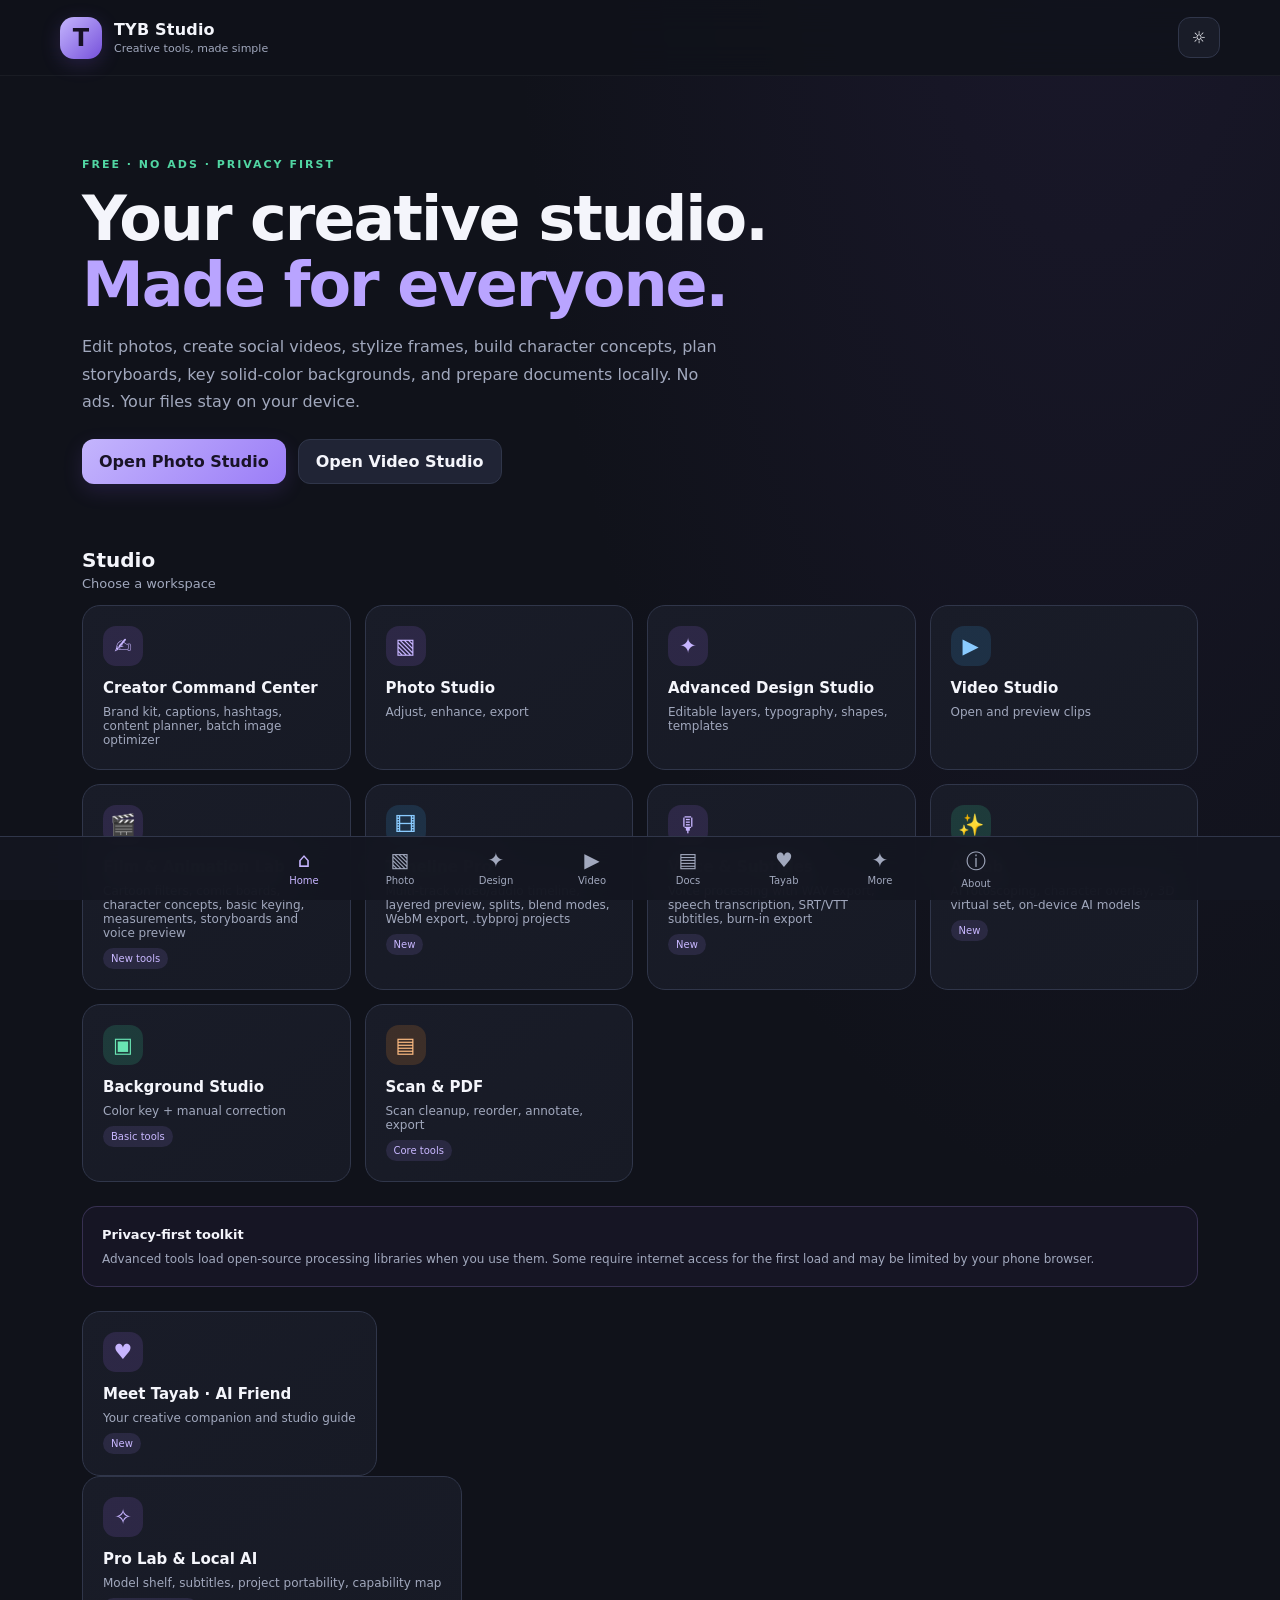
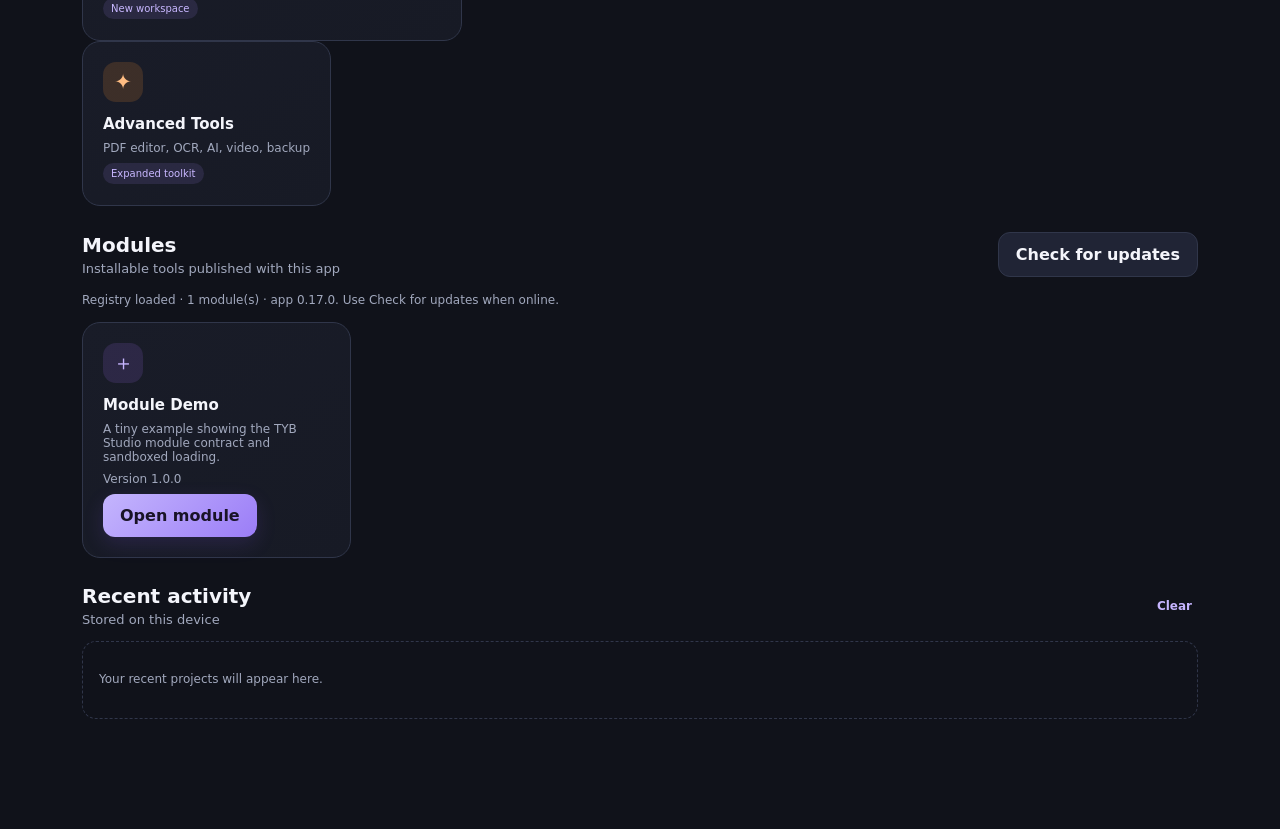
<file: index.html>
<!doctype html>
<html lang="en">
<head>
  <meta charset="utf-8">
  <meta name="viewport" content="width=device-width, initial-scale=1, viewport-fit=cover">
  <meta name="theme-color" content="#11131b">
  <meta name="description" content="TYB Studio — free creative studio with Tayab, your AI friend.">
  <title>TYB Studio · Tayab AI Friend</title>
  <link rel="manifest" href="./manifest.webmanifest">
  <link rel="stylesheet" href="./styles.css">
</head>
<body>
  <header class="topbar">
    <a class="brand" href="#" aria-label="TYB Studio home">
      <span class="brand-mark">T</span>
      <span><strong>TYB Studio</strong><small>Creative tools, made simple</small></span>
    </a>
    <button id="themeToggle" class="icon-btn" aria-label="Toggle theme" title="Toggle theme">☼</button>
  </header>

  <main class="container">
    <section id="homeScreen" class="screen active">
      <div class="hero">
        <div class="eyebrow">FREE · NO ADS · PRIVACY FIRST</div>
        <h1>Your creative studio.<br><span>Made for everyone.</span></h1>
        <p>Edit photos, create social videos, stylize frames, build character concepts, plan storyboards, key solid-color backgrounds, and prepare documents locally. No ads. Your files stay on your device.</p>
        <div class="hero-actions">
          <button class="primary" data-open="photoScreen">Open Photo Studio</button>
          <button class="secondary" data-open="videoScreen">Open Video Studio</button>
        </div>
      </div>

      <div class="section-heading"><div><h2>Studio</h2><p>Choose a workspace</p></div></div>
      <div class="tool-grid">
        <button class="tool-card" data-open="creatorScreen"><span class="tool-icon purple">✍</span><strong>Creator Command Center</strong><small>Brand kit, captions, hashtags, content planner, batch image optimizer</small></button>
        <button class="tool-card" data-open="photoScreen"><span class="tool-icon purple">▧</span><strong>Photo Studio</strong><small>Adjust, enhance, export</small></button>
        <button class="tool-card" data-open="designScreen"><span class="tool-icon purple">✦</span><strong>Advanced Design Studio</strong><small>Editable layers, typography, shapes, templates</small></button>
        <button class="tool-card" data-open="videoScreen"><span class="tool-icon blue">▶</span><strong>Video Studio</strong><small>Open and preview clips</small></button>
        <button class="tool-card" data-open="filmScreen"><span class="tool-icon purple">🎬</span><strong>Film & Animation Lab</strong><small>Cartoon filters, comic boards, character concepts, basic keying, measurements, storyboards and voice preview</small><span class="status">New tools</span></button>
        <button class="tool-card" data-open="timelineScreen"><span class="tool-icon blue">🎞</span><strong>Timeline Pro</strong><small>Multi-track video/audio timeline, layered preview, splits, blend modes, WebM export, .tybproj projects</small><span class="status">New</span></button>
        <button class="tool-card" data-open="audioScreen"><span class="tool-icon purple">🎙</span><strong>Voice & Subtitles</strong><small>Voice processing with WAV export, speech transcription, SRT/VTT subtitles, burn-in export</small><span class="status">New</span></button>
        <button class="tool-card" data-open="aiLabScreen"><span class="tool-icon green">✨</span><strong>AI Lab</strong><small>AI rotoscoping, character overlay, 3D virtual set, on-device AI models</small><span class="status">New</span></button>
        <button class="tool-card" data-open="greenScreenScreen"><span class="tool-icon green">▣</span><strong>Background Studio</strong><small>Color key + manual correction</small><span class="status">Basic tools</span></button>
        <button class="tool-card" data-open="documentsScreen"><span class="tool-icon orange">▤</span><strong>Scan & PDF</strong><small>Scan cleanup, reorder, annotate, export</small><span class="status">Core tools</span></button>
      </div>

      <div class="notice"><strong>Privacy-first toolkit</strong><p>Advanced tools load open-source processing libraries when you use them. Some require internet access for the first load and may be limited by your phone browser.</p></div>
      <button class="tool-card" data-open="tayabScreen"><span class="tool-icon purple">♥</span><strong>Meet Tayab · AI Friend</strong><small>Your creative companion and studio guide</small><span class="status">New</span></button>
      <button class="tool-card" data-open="proLabScreen"><span class="tool-icon purple">✧</span><strong>Pro Lab & Local AI</strong><small>Model shelf, subtitles, project portability, capability map</small><span class="status">New workspace</span></button>
      <button class="tool-card" data-open="advancedScreen"><span class="tool-icon orange">✦</span><strong>Advanced Tools</strong><small>PDF editor, OCR, AI, video, backup</small><span class="status">Expanded toolkit</span></button>
      <div class="section-heading"><div><h2>Modules</h2><p>Installable tools published with this app</p></div><button id="checkUpdates" class="secondary">Check for updates</button></div>
      <p id="moduleStatus" class="muted" role="status" aria-live="polite">Loading module registry…</p>
      <div id="moduleList" class="tool-grid module-grid"><p class="muted">Module list will appear here.</p></div>
      <div class="section-heading"><div><h2>Recent activity</h2><p>Stored on this device</p></div><button id="clearRecent" class="text-btn">Clear</button></div>
      <div id="recentList" class="recent-list"><p class="muted">Your recent projects will appear here.</p></div>
    </section>

    <section id="creatorScreen" class="screen">
      <div class="screen-title"><button class="back-btn" data-open="homeScreen">← Home</button><div><h1>Creator Command Center</h1><p>Plan, publish, and prepare assets without leaving TYB Studio</p></div></div>
      <div class="creator-tool-grid">
        <article class="content-card creator-tool-card">
          <h2>My Brand Kit</h2><p class="muted">Saved on this device. Use these details to personalize content drafts.</p>
          <label>Brand / creator name<input id="brandName" maxlength="80" placeholder="Your brand name"></label>
          <label>Tagline<input id="brandTagline" maxlength="140" placeholder="What makes you different?"></label>
          <label>Topic / niche<input id="brandNiche" maxlength="100" placeholder="Food, beauty, gaming, education…"></label>
          <div class="resize-fields"><label>Primary color<input id="brandPrimary" type="color" value="#8b5cf6"></label><label>Accent color<input id="brandAccent" type="color" value="#2563eb"></label></div>
          <div class="tool-row"><button id="saveBrandKit" class="primary">Save brand kit</button><button id="exportBrandKit" class="secondary">Export JSON</button></div><p id="brandStatus" class="muted" role="status">Brand kit not loaded yet.</p>
        </article>
        <article class="content-card creator-tool-card">
          <h2>Social Copywriter</h2><p class="muted">Creates editable templates locally; review facts and adapt to your own voice.</p>
          <label>What is the post about?<textarea id="copyTopic" rows="3" maxlength="500" placeholder="Example: 3 easy ways to improve product photos"></textarea></label>
          <div class="resize-fields"><label>Platform<select id="copyPlatform"><option value="Instagram">Instagram</option><option value="TikTok">TikTok</option><option value="YouTube Shorts">YouTube Shorts</option><option value="Facebook">Facebook</option><option value="LinkedIn">LinkedIn</option><option value="X">X</option></select></label><label>Tone<select id="copyTone"><option value="friendly">Friendly</option><option value="bold">Bold</option><option value="professional">Professional</option><option value="playful">Playful</option><option value="inspiring">Inspiring</option></select></label></div>
          <label>Goal<select id="copyGoal"><option value="engage">Get comments / engagement</option><option value="educate">Teach something useful</option><option value="sell">Promote a product or service</option><option value="story">Tell a personal story</option></select></label>
          <button id="generateCopy" class="primary full-width">Generate caption + hook + hashtags</button>
          <label>Generated draft<textarea id="copyResult" rows="9" maxlength="6000" placeholder="Your draft appears here…"></textarea></label>
          <div class="tool-row"><button id="copyDraft" class="secondary">Copy draft</button><button id="downloadDraft" class="secondary">Download .txt</button><button id="addCopyToPlan" class="secondary">Add to planner</button></div><p id="copyStatus" class="muted" role="status">No draft generated.</p>
        </article>
        <article class="content-card creator-tool-card creator-wide">
          <h2>Content Planner</h2><p class="muted">Plan posts locally. Export your schedule as CSV to open in a spreadsheet.</p>
          <div class="resize-fields"><label>Publish date<input id="planDate" type="date"></label><label>Platform<select id="planPlatform"><option>Instagram</option><option>TikTok</option><option>YouTube Shorts</option><option>Facebook</option><option>LinkedIn</option><option>X</option><option>Other</option></select></label></div>
          <label>Post idea / title<input id="planTitle" maxlength="180" placeholder="A short title for your post"></label>
          <div class="resize-fields"><label>Status<select id="planState"><option>Idea</option><option>Drafting</option><option>Ready</option><option>Published</option></select></label><label>Notes<input id="planNotes" maxlength="300" placeholder="CTA, asset needed, reminder…"></label></div>
          <div class="tool-row"><button id="addPlanItem" class="primary">Add to calendar</button><button id="exportPlanCsv" class="secondary">Export CSV</button></div>
          <p id="planStatus" class="muted" role="status">No plan items yet.</p><div id="planList" class="creator-plan-list"></div>
        </article>
        <article class="content-card creator-tool-card creator-wide">
          <h2>Batch Image Optimizer</h2><p class="muted">Convert and resize multiple images in your browser. Original files are not changed or uploaded.</p>
          <label class="secondary file-button">Choose multiple images<input id="batchImages" type="file" accept="image/*" multiple></label>
          <div class="resize-fields"><label>Maximum long edge (px)<input id="batchMaxEdge" type="number" min="64" max="12000" value="1600"></label><label>Output format<select id="batchFormat"><option value="image/webp">WebP · smaller files</option><option value="image/jpeg">JPEG</option><option value="image/png">PNG · lossless</option></select></label></div>
          <label class="range-control"><span>Quality <output id="batchQualityOut">82%</output></span><input id="batchQuality" type="range" min="35" max="100" value="82"></label>
          <div class="tool-row"><button id="runBatchOptimize" class="primary">Optimize selected images</button><button id="clearBatchResults" class="secondary">Clear results</button></div>
          <p id="batchStatus" class="muted" role="status">Select images to begin. Large batches may use substantial phone memory.</p><div id="batchResults" class="batch-results"></div>
        </article>
      </div>
    </section>

    <section id="photoScreen" class="screen">
      <div class="screen-title"><button class="back-btn" data-open="homeScreen">← Home</button><div><h1>Photo Studio</h1><p>Local, non-destructive preview adjustments</p></div></div>
      <div class="editor-layout">
        <div class="preview-panel">
          <div class="preview-toolbar"><span id="photoStatus">No photo selected</span><button id="resetPhoto" class="text-btn">Reset</button></div>
          <div id="photoPlaceholder" class="empty-preview"><div class="empty-icon">▧</div><h3>Bring your photo to life</h3><p>Choose a photo to start editing.</p><label class="primary file-button">Choose photo<input id="photoInput" type="file" accept="image/*" capture="environment"></label></div>
          <canvas id="photoCanvas" class="photo-canvas hidden"></canvas>
          <div id="photoActions" class="preview-actions hidden"><button id="comparePhoto" class="secondary">Hold to compare original</button><label class="secondary">Format <select id="photoExportFormat"><option value="image/png">PNG</option><option value="image/jpeg">JPG</option><option value="image/webp">WebP</option></select></label><button id="exportPhoto" class="primary">Export image</button></div>
          <div id="cropHelp" class="crop-help hidden">Drag on the photo to draw a crop. Drag inside the box to move it, then apply.</div>
        </div>
        <aside class="controls-panel">
          <div class="panel-heading"><h2>Transform</h2><span class="pill">On device</span></div>
          <div class="tool-row"><button id="rotateLeft" class="secondary">↶ Rotate left</button><button id="rotateRight" class="secondary">Rotate right ↷</button></div>
          <div class="tool-row"><button id="flipHorizontal" class="secondary">⇆ Flip horizontal</button><button id="flipVertical" class="secondary">⇅ Flip vertical</button></div>
          <div class="tool-row crop-actions"><button id="startCrop" class="secondary">✂ Crop photo</button><button id="applyCrop" class="primary" disabled>Apply crop</button><button id="cancelCrop" class="text-btn hidden">Cancel</button></div>
          <div class="resize-box">
            <h3>Resize image</h3>
            <div class="resize-fields"><label>Width (px)<input id="resizeWidth" type="number" min="1" max="12000" inputmode="numeric" placeholder="Auto"></label><label>Height (px)<input id="resizeHeight" type="number" min="1" max="12000" inputmode="numeric" placeholder="Auto"></label></div>
            <label class="check-control"><input id="lockRatio" type="checkbox" checked> Keep aspect ratio</label><p class="resize-note">For memory safety, very large photos are processed at up to 2200 px on the longest side. Upscaling increases dimensions but cannot restore lost detail.</p>
            <div class="tool-row"><button id="applyResize" class="secondary">Apply resize</button><button id="clearResize" class="text-btn">Original size</button></div>
          </div>
          <div class="preset-box"><h3>Quick presets</h3><div class="preset-grid"><button class="preset-btn" data-preset="original">Original</button><button class="preset-btn" data-preset="vivid">Vivid</button><button class="preset-btn" data-preset="warm">Warm</button><button class="preset-btn" data-preset="mono">B&amp;W</button><button class="preset-btn" data-preset="vintage">Vintage</button><button class="preset-btn" data-preset="cool">Cool</button></div><div class="tool-row"><button id="savePreset" class="secondary">Save my preset</button><button id="loadPreset" class="secondary">Load saved preset</button></div></div>
          <div class="resize-box"><h3>Text / watermark</h3>
            <label class="range-control"><span>Overlay text</span><input id="photoWatermark" type="text" maxlength="100" placeholder="Your name or watermark"></label>
            <div class="resize-fields"><label>Text color<input id="watermarkColor" type="color" value="#ffffff"></label><label>Position<select id="watermarkPosition"><option value="bottom-right">Bottom right</option><option value="bottom-left">Bottom left</option><option value="top-right">Top right</option><option value="top-left">Top left</option><option value="center">Center</option></select></label></div>
            <label class="range-control"><span>Opacity <output id="watermarkOpacityOut">75%</output></span><input id="watermarkOpacity" type="range" min="10" max="100" value="75"></label>
          </div>
          <div class="panel-heading adjustments-heading"><h2>Adjustments</h2><span class="pill">Live preview</span></div>
          <div id="adjustments">
            <label class="range-control"><span>Brightness <output id="brightnessOut">100%</output></span><input type="range" id="brightness" min="0" max="200" value="100"></label>
            <label class="range-control"><span>Contrast <output id="contrastOut">100%</output></span><input type="range" id="contrast" min="0" max="200" value="100"></label>
            <label class="range-control"><span>Saturation <output id="saturationOut">100%</output></span><input type="range" id="saturation" min="0" max="200" value="100"></label>
            <label class="range-control"><span>Warmth <output id="warmthOut">0</output></span><input type="range" id="warmth" min="-50" max="50" value="0"></label>
            <label class="range-control"><span>Grayscale <output id="grayscaleOut">0%</output></span><input type="range" id="grayscale" min="0" max="100" value="0"></label>
            <label class="range-control"><span>Blur <output id="blurOut">0px</output></span><input type="range" id="blur" min="0" max="8" value="0" step="0.5"></label>
          </div>
          <div class="panel-footer"><p class="muted">Adjustments are previewed locally. Export creates a new PNG; the original file is not overwritten.</p><label class="secondary file-button full-width">Choose another photo<input id="photoInputAlt" type="file" accept="image/*"></label></div>
        </aside>
      </div>
    </section>

    <section id="designScreen" class="screen">
      <div class="screen-title"><button class="back-btn" data-open="homeScreen">← Home</button><div><h1>Advanced Design Studio</h1><p>Layer-based canvas design · local editing · editable projects</p></div></div>
      <div class="design-workspace">
        <div class="design-stage-panel">
          <div class="design-topbar"><span id="designSizeLabel">1080 × 1080</span><span class="pill">On device</span><div class="design-top-actions"><button id="designUndo" class="secondary">↶ Undo</button><button id="designRedo" class="secondary">↷ Redo</button></div></div>
          <div class="design-canvas-wrap"><canvas id="designCanvas" width="1080" height="1080" aria-label="Editable design canvas"></canvas></div>
          <div class="design-export-row"><button id="designExportPng" class="primary">Export PNG</button><button id="designExportJpg" class="secondary">Export JPG</button><button id="designSaveProject" class="secondary">Save editable project</button><label class="secondary file-button">Open project<input id="designLoadProject" type="file" accept="application/json,.json"></label></div>
          <p id="designStatus" class="muted" role="status">Create a design. Drag layers on the canvas to move them.</p>
        </div>
        <aside class="design-controls content-card">
          <h2>Start from a template</h2>
          <select id="designTemplate"><option value="">Choose template…</option><option value="social">Social post</option><option value="sale">Sale / promotion</option><option value="story">Story / announcement</option><option value="quote">Quote card</option></select>
          <h2>Offline design helper</h2><p class="muted">Describe a design and get a starter layout made locally. This helper is rule-based; it is not a bundled neural image-generation model.</p>
          <textarea id="designPrompt" rows="3" placeholder="Example: bold sale poster for my shop"></textarea><button id="designPromptRun" class="primary full-width">Create editable layout</button>
          <h2>Add elements</h2>
          <label>New text<input id="designTextNew" type="text" value="Your headline" maxlength="180"></label><button id="designAddText" class="secondary full-width">＋ Add text</button>
          <div class="design-shape-grid"><button id="designAddRect" class="secondary">Rectangle</button><button id="designAddCircle" class="secondary">Circle</button><button id="designAddTriangle" class="secondary">Triangle</button><button id="designAddStar" class="secondary">Star</button><button id="designAddLine" class="secondary">Line</button><label class="secondary file-button">＋ Add image<input id="designImageInput" type="file" accept="image/*"></label></div>
          <label>Canvas size<select id="designSize"><option value="1080x1080">Square · 1080 × 1080</option><option value="1080x1920">Story / Reel · 1080 × 1920</option><option value="1920x1080">Video / landscape · 1920 × 1080</option><option value="1200x628">Social banner · 1200 × 628</option><option value="2480x3508">A4 portrait · 2480 × 3508</option></select></label>
          <label>Background color<input id="designBg" type="color" value="#f7f4ff"></label>
          <h2>Layers</h2><p class="muted">Tap a layer to select it, or drag an element on the canvas.</p><div id="designLayers" class="design-layers"></div>
          <div class="tool-row"><button id="designUp" class="secondary">Move forward</button><button id="designDown" class="secondary">Move backward</button></div><div class="tool-row"><button id="designDuplicate" class="secondary">Duplicate</button><button id="designDelete" class="secondary">Delete</button></div>
          <h2>Selected layer</h2><p id="designSelectedName" class="muted">Nothing selected</p>
          <div class="resize-fields"><label>X<input id="designX" type="number" value="100"></label><label>Y<input id="designY" type="number" value="100"></label><label>Width<input id="designW" type="number" min="1" value="400"></label><label>Height<input id="designH" type="number" min="1" value="160"></label><label>Rotation °<input id="designRotation" type="number" value="0"></label><label>Opacity %<input id="designOpacity" type="number" min="0" max="1" step="0.05" value="1"></label></div>
          <label>Text content<input id="designText" type="text" maxlength="500"></label><div class="resize-fields"><label>Font<select id="designFont"><option>Arial</option><option>Georgia</option><option>Impact</option><option>Verdana</option><option>Courier New</option><option>Trebuchet MS</option></select></label><label>Alignment<select id="designAlign"><option value="left">Left</option><option value="center">Center</option><option value="right">Right</option></select></label><label>Font size<input id="designFontSize" type="number" min="1" max="600" value="80"></label><label>Font weight<input id="designWeight" type="number" min="100" max="900" step="100" value="700"></label></div>
          <div class="resize-fields"><label>Fill / text color<input id="designColor" type="color" value="#8b5cf6"></label><label>Outline color<input id="designStroke" type="color" value="#ffffff"></label><label>Outline width<input id="designStrokeWidth" type="number" min="0" max="80" value="0"></label><label>Brush size<input id="designBrushSize" type="number" min="1" max="120" value="12"></label></div>
          <label>Canvas tool<select id="designTool"><option value="select">Select / move</option><option value="brush">Draw with brush</option></select></label><button id="designApplyProps" class="primary full-width">Apply selected properties</button><button id="designAutoEnhance" class="secondary full-width">Image edit guidance</button>
        </aside>
      </div>
    </section>

    <section id="videoScreen" class="screen">
      <div class="screen-title"><button class="back-btn" data-open="homeScreen">← Home</button><div><h1>Video Studio</h1><p>Video import and preview foundation</p></div></div>
      <div class="content-card">
        <label class="primary file-button">Choose video<input id="videoInput" type="file" accept="video/*"></label>
        <video id="videoPreview" class="video-preview hidden" controls playsinline></video>
        <div id="videoInfo" class="muted">Select a video to preview it on this device.</div>
        <div class="video-edit-tools">
          <h2>Trim & export (WebM)</h2><p class="muted">Set the clip range and record the preview in real time. Export support depends on your browser codec; audio is not included in this basic exporter.</p>
          <label>Start time (seconds)<input id="videoStart" type="number" min="0" step="0.1" value="0"></label>
          <label>End time (seconds)<input id="videoEnd" type="number" min="0" step="0.1" value="5"></label>
          <div class="tool-row"><button id="setVideoStart" class="secondary">Set start to current time</button><button id="setVideoEnd" class="secondary">Set end to current time</button></div>
          <button id="exportVideoTrim" class="primary" disabled>Export trimmed WebM</button><p id="videoTrimStatus" class="muted" role="status"></p>
          <div class="creator-studio-panel">
            <h2>Social Creator Studio</h2>
            <p class="muted">Make vertical Shorts, Reels, TikTok-style clips, and Snapchat stories. Add your own music track, captions, and safe visual looks. Export is browser-based WebM.</p>
            <div class="resize-fields">
              <label>Social format<select id="socialAspect"><option value="portrait">Vertical 9:16 · Reels / TikTok / Shorts / Stories</option><option value="square">Square 1:1 · Feed</option><option value="landscape" selected>Landscape 16:9 · YouTube</option></select></label>
              <label>Creative look<select id="socialLook"><option value="none">Original</option><option value="vivid">Vivid creator</option><option value="warm">Warm glow</option><option value="mono">Black & white</option><option value="dreamy">Dreamy soft</option><option value="mirror">Mirror selfie</option><option value="toon">Comic-style colors</option></select></label>
            </div>
            <label class="file-button secondary">Add background song / audio<input id="socialMusicInput" type="file" accept="audio/*"></label>
            <audio id="socialMusicPreview" controls class="music-preview hidden"></audio>
            <div class="resize-fields"><label>Music volume <output id="socialMusicVolumeOut">35%</output><input id="socialMusicVolume" type="range" min="0" max="100" value="35"></label><label>Original video volume <output id="socialOriginalVolumeOut">100%</output><input id="socialOriginalVolume" type="range" min="0" max="100" value="100"></label></div>
            <label>Caption / sticker text<input id="socialCaption" type="text" maxlength="100" placeholder="Add a hook, title, or emoji ✨"></label>
            <div class="tool-row"><button id="socialApply" class="secondary">Apply social look</button><button id="socialSaveProject" class="secondary">Save edit settings</button></div>
            <p id="socialStatus" class="muted" role="status">Choose a video, then choose a format and optional song.</p>
          </div>
          <div class="advanced-video-editor">
            <h2>Advanced clip effects & export</h2><p class="muted">Preview and record the selected time range with visual filters, text overlay, speed and audio where the browser supports it. Export is WebM, not a full multi-track CapCut-style project.</p>
            <div class="resize-fields"><label>Visual filter<select id="videoFxFilter"><option value="none">Original</option><option value="grayscale(1)">Black & white</option><option value="sepia(.8)">Sepia</option><option value="contrast(1.25) saturate(1.3)">Vivid</option><option value="brightness(1.15) saturate(1.1)">Bright</option><option value="contrast(1.25) brightness(.85)">Cinematic</option><option value="blur(1px)">Soft focus</option></select></label><label>Playback speed<select id="videoFxSpeed"><option value="0.5">0.5× slow</option><option value="0.75">0.75×</option><option value="1" selected>1× normal</option><option value="1.25">1.25×</option><option value="1.5">1.5×</option><option value="2">2× fast</option></select></label></div>
            <label>Text overlay<input id="videoFxText" type="text" maxlength="120" placeholder="Add title or subtitle"></label><div class="resize-fields"><label>Text color<input id="videoFxColor" type="color" value="#ffffff"></label><label>Text size<input id="videoFxSize" type="number" min="12" max="120" value="42"></label></div>
            <label class="check-control"><input id="videoFxMirror" type="checkbox"> Mirror video</label><label class="check-control"><input id="videoFxMute" type="checkbox"> Mute audio in export</label>
            <div class="tool-row"><button id="videoFxApplyPreview" class="secondary">Apply to preview</button><button id="videoFxExport" class="primary" disabled>Export effects + audio</button></div><p id="videoFxStatus" class="muted" role="status">Choose a video first. Export is recorded in real time, so keep this tab open.</p>
          </div>
        </div>
      </div>
    </section>

    <section id="filmScreen" class="screen">
      <div class="screen-title"><button class="back-btn" data-open="homeScreen">← Home</button><div><h1>Film & Animation Lab</h1><p>Local-first cartoon looks, storyboard planning, character concepts, frame keying and calibrated image measurements</p></div></div>
      <div class="notice"><strong>Honest capability note</strong><p>These are working browser-native creative tools. This update adds more local stylization looks and a broader cartoon workflow. Toon filters are image-processing approximations, the character builder creates SVG concepts, measurement uses a known reference in a flat image, and chroma key is basic. True AI rotoscoping, stable 3D character replacement, camera tracking, LiDAR room scans, voice cloning, physics simulation and full animation rendering need dedicated models/engines and are not claimed here.</p></div>
      <article class="content-card">
        <h2>1. Toon & frame lab</h2><p class="muted">Load a local photo or video, preview a frame, apply a stylized look and export a still. Use the separate video player to scrub or play.</p>
        <label class="file-button secondary">Choose photo or video<input id="filmSource" type="file" accept="image/*,video/*"></label>
        <div class="tool-row"><button id="filmVideoPlay" class="secondary">Play / pause video</button><label class="check-row"><input id="filmLiveToon" type="checkbox"> Live toon filter (experimental)</label></div>
        <video id="filmVideo" controls playsinline hidden style="width:100%;max-height:320px;border-radius:12px"></video><img id="filmImage" alt="Selected source preview" hidden style="width:100%;max-height:320px;object-fit:contain;border-radius:12px">
        <div class="film-canvas-wrap"><canvas id="filmCanvas" width="640" height="360" aria-label="Film preview canvas"></canvas></div>
        <div class="resize-fields"><label>Look<select id="toonMode"><option value="anime">Anime color</option><option value="cel">2D cel shading</option><option value="comic">Comic ink</option><option value="clay">Clay-like posterize</option><option value="sketch">Pencil sketch look</option><option value="oil">Oil-paint posterize</option><option value="lowpoly">Low-poly mosaic look</option><option value="stopmotion">Stop-motion color look</option><option value="mono">Monochrome</option><option value="watercolor">Watercolor tint</option><option value="pixel">Pixel art</option></select></label><label>Strength <output id="toonStrengthOut">55%</output><input id="toonStrength" type="range" min="0" max="100" value="55" oninput="document.getElementById('toonStrengthOut').value=this.value+'%'"></label></div>
        <label class="check-row"><input id="toonLines" type="checkbox" checked> Add simple ink frame</label>
        <div class="resize-fields"><label>Cartoon VFX overlay<select id="filmVfxType"><option value="sparkles">Magic sparkles</option><option value="impact">Impact burst</option><option value="speed">Anime speed lines</option><option value="smoke">Smoke puffs</option><option value="hearts">Hearts</option><option value="grain">Retro film grain + date stamp</option></select></label><label>Overlay intensity <output id="filmVfxStrengthOut">50%</output><input id="filmVfxStrength" type="range" min="10" max="100" value="50" oninput="document.getElementById('filmVfxStrengthOut').value=this.value+'%'"></label></div>
        <div class="tool-row"><button id="filmVfxApply" class="secondary">Add cartoon VFX overlay</button></div>
        <div class="tool-row"><button id="toonApply" class="primary">Apply toon look</button><button id="toonCapture" class="secondary">Export toon PNG</button><button id="filmExportFrame" class="secondary">Export current frame</button><button id="filmMakeComic" class="secondary">Make 4-panel comic sheet</button></div>
        <p id="filmStatus" class="muted" role="status">Choose a photo or video to begin.</p>
      </article>
      <article class="content-card">
        <h2>2. Basic green / color key</h2><p class="muted">Remove pixels close to one selected color from the current canvas frame. Transparent PNG export is supported; this is not AI matte extraction.</p>
        <div class="resize-fields"><label>Key color<input id="filmKeyColor" type="color" value="#00ff00"></label><label>Background fill<select id="filmKeyBg"><option value="transparent">Transparent</option><option value="#ffffff">White</option><option value="#101827">Dark navy</option><option value="#3b82f6">Blue</option><option value="#ffcc66">Warm yellow</option></select></label></div>
        <label class="range-control"><span>Color tolerance</span><input id="filmKeyTolerance" type="range" min="10" max="180" value="75"></label>
        <div class="tool-row"><button id="filmKeyApply" class="primary">Apply color key</button><button id="filmKeyExport" class="secondary">Export keyed PNG</button></div><p id="filmKeyStatus" class="muted" role="status">Load media first. Best results use an evenly lit solid-color background.</p>
      </article>
      <article class="content-card">
        <h2>3. Calibrated image measure</h2><p class="muted">For a paused frame or photo, enter the real length of a visible reference, then tap its two endpoints. After calibration, tap any two points to estimate their distance in the same image plane.</p>
        <label>Known reference length (meters)<input id="measureKnown" type="number" min="0.001" max="10000" step="0.001" value="1"></label>
        <div class="tool-row"><button id="filmMeasureStart" class="primary">Calibrate using two points</button><button id="filmMeasureClear" class="secondary">Clear measurements</button></div><p id="measureStatus" class="muted" role="status">Load a photo or pause a video frame first. Perspective makes estimates less accurate away from the reference plane.</p>
      </article>
      <article class="content-card">
        <h2>4. Script → storyboard</h2><p class="muted">Turn a premise into five editable shot beats for a short film, episode, comic or vertical short.</p>
        <label>Story idea<textarea id="filmStoryIdea" rows="3" maxlength="1200" placeholder="A shy robot enters a crowded city to find its creator…"></textarea></label>
        <div class="resize-fields"><label>Genre<select id="filmGenre"><option>Adventure</option><option>Comedy</option><option>Drama</option><option>Fantasy</option><option>Science fiction</option><option>Horror</option><option>Documentary</option></select></label><label>Cast names<input id="filmCastNames" maxlength="300" placeholder="Hero, friend, rival"></label></div>
        <div class="tool-row"><button id="filmMakeStoryboard" class="primary">Build storyboard</button><button id="filmExportStoryboard" class="secondary">Export storyboard JSON</button></div><p id="storyStatus" class="muted" role="status">No storyboard yet.</p><div id="filmStoryboard" class="film-storyboard"></div>
      </article>
      <article class="content-card">
        <h2>5. Reusable character concept builder</h2><p class="muted">Build a simple mascot concept and export it as SVG artwork. It can be reused in Design Studio; it is not a rigged character.</p>
        <div class="resize-fields"><label>Character name<input id="filmCharacterName" maxlength="60" placeholder="Captain Comet"></label><label>Species<select id="filmSpecies"><option>Human</option><option>Cat</option><option>Dog</option><option>Fox</option><option>Robot</option><option>Dragon</option><option>Alien</option></select></label></div>
        <div class="resize-fields"><label>Skin / base color<input id="filmSkin" type="color" value="#f1bd91"></label><label>Hair / accent<input id="filmHair" type="color" value="#302344"></label><label>Outfit<input id="filmOutfit" type="color" value="#7c3aed"></label></div>
        <div class="tool-row"><button id="filmCharacterBuild" class="primary">Create character concept</button><button id="filmCharacterExport" class="secondary">Export SVG</button></div><div id="filmCharacterPreview" class="character-preview" aria-label="Character preview"></div><p id="characterStatus" class="muted" role="status">Choose options and create a character.</p>
      </article>
      <article class="content-card">
        <h2>6. Narrator / character voice preview</h2><p class="muted">Uses the device/browser's speech synthesis voices. Available languages and voice quality vary by device; no voice cloning is performed.</p>
        <label>Text to speak<textarea id="filmVoiceText" rows="2" maxlength="1000" placeholder="The city lights flickered as the hero arrived…"></textarea></label>
        <div class="resize-fields"><label>Pitch <output id="filmVoicePitchOut">1.2</output><input id="filmVoicePitch" type="range" min="0.5" max="2" step="0.1" value="1.2" oninput="document.getElementById('filmVoicePitchOut').value=this.value"></label><label>Rate <output id="filmVoiceRateOut">1</output><input id="filmVoiceRate" type="range" min="0.6" max="1.5" step="0.1" value="1" oninput="document.getElementById('filmVoiceRateOut').value=this.value"></label></div>
        <button id="filmVoiceDemo" class="primary">Preview spoken dialogue</button><p id="voiceStatus" class="muted" role="status">Ready to preview a line.</p>
      </article>
    </section>

    <section id="greenScreenScreen" class="screen">
      <div class="screen-title"><button class="back-btn" data-open="homeScreen">← Home</button><div><h1>Green Screen Studio</h1><p>Foreground selection and background replacement</p></div></div>
      <div class="content-card"><h2>Background color key</h2><p class="muted">Best for green/blue screen footage and images with a distinct background. This is chroma-key removal, not AI person segmentation.</p>
        <label class="primary file-button">Choose image<input id="keyImageInput" type="file" accept="image/*"></label>
        <canvas id="keyCanvas" class="photo-canvas hidden"></canvas>
        <div class="resize-fields"><label>Key color<input id="keyColor" type="color" value="#00ff00"></label><label>Tolerance <output id="keyToleranceOut">65</output><input id="keyTolerance" type="range" min="10" max="180" value="65"></label></div>
        <div class="resize-fields"><label>Replacement background<input id="replaceColor" type="color" value="#ffffff"></label><label>Or choose background image<input id="replaceImageInput" type="file" accept="image/*"></label></div>
        <div class="tool-row"><button id="keyApply" class="primary" disabled>Apply color key</button><button id="keyExport" class="secondary" disabled>Export PNG</button></div>
        <h3>Manual correction brush</h3><p class="muted">After applying the key, paint transparent areas or restore pixels with the brush. Brush size is adjustable.</p>
        <label>Brush size <output id="keyBrushOut">24</output><input id="keyBrushSize" type="range" min="4" max="100" value="24"></label>
        <div class="tool-row"><button id="keyEraseMode" class="secondary">Brush: remove</button><button id="keyReset" class="secondary">Reset image</button></div>
        <p id="keyStatus" class="muted" role="status">Choose an image to begin. Multiple subjects can be retained only when their colors differ from the keyed background; automatic subject selection is not included.</p>
      </div>
    </section>

    <section id="documentsScreen" class="screen">
      <div class="screen-title"><button class="back-btn" data-open="homeScreen">← Home</button><div><h1>Scan & PDF Studio</h1><p>Office documents and paperwork</p></div></div>
      <div class="content-card"><div class="large-icon">▤</div><h2>Scan, annotate & PDF</h2><p>Import document photos, reorder pages, rotate or enhance pages, add a signature/stamp overlay, then export a multi-page PDF locally. Use your phone camera to capture pages. This app does not upload your files.</p>
        <div class="doc-toolbar"><button id="rotateDocLeft" class="secondary">Rotate selected page left</button><button id="rotateDocRight" class="secondary">Rotate selected page right</button></div>
        <div class="resize-fields"><label>Page enhancement<select id="docEnhance"><option value="none">Original</option><option value="gray">Grayscale</option><option value="contrast">High contrast</option></select></label><label>Overlay text (signature/stamp)<input id="docStampText" type="text" maxlength="80" placeholder="APPROVED / Signature"></label></div>
        <div class="doc-toolbar"><label class="check-control"><input id="docAddDate" type="checkbox"> Add date stamp</label><label class="check-control"><input id="docAddBorder" type="checkbox"> Add page border</label></div>
        <div class="doc-toolbar"><label class="primary file-button">Add document images<input id="documentInput" type="file" accept="image/*" multiple capture="environment"></label><button id="clearDocuments" class="secondary">Clear pages</button></div>
        <p id="documentStatus" class="muted" role="status" aria-live="polite">No pages added yet.</p><div id="documentPages" class="document-pages"><p class="muted">Add one or more images to start a document.</p></div>
        <div class="doc-toolbar"><button id="exportPdf" class="primary" disabled>Export multi-page PDF</button><button id="tryOcr" class="secondary" disabled>Try device OCR</button></div>
        <div id="ocrResult" class="ocr-result hidden"><h3>Recognized text</h3><textarea id="ocrText" rows="6" placeholder="Recognized text appears here if this browser supports its TextDetector API."></textarea><button id="copyOcr" class="secondary">Copy text</button></div>
        <div class="notice"><strong>Current limitations</strong><p>PDF export supports image-based pages. It does not merge arbitrary existing PDFs or edit their embedded text. Perspective correction, reliable offline OCR, signatures/stamps on PDF pages and full PDF viewing are not included yet. OCR depends on browser support for TextDetector and may be unavailable on Android Chrome.</p></div></div>
    </section>

    <section id="advancedScreen" class="screen">
      <div class="screen-title"><button class="back-btn" data-open="homeScreen">← Home</button><div><h1>Advanced Tools</h1><p>PDF, OCR, AI cutout, video conversion and backup</p></div></div>
      <div class="content-card advanced-card">
        <h2>PDF Editor & Merger</h2><p class="muted">Open existing PDFs, merge multiple files, reorder pages, rotate pages, add text annotations and place a signature image. Editing existing embedded text is not supported by PDF standards-based browser libraries.</p>
        <label class="primary file-button">Choose PDF files<input id="advPdfFiles" type="file" accept="application/pdf,.pdf" multiple></label>
        <div class="tool-row"><button id="advPdfLoad" class="secondary">Load / preview PDF</button><button id="advPdfMerge" class="primary">Merge and export</button></div>
        <div class="resize-fields"><label>Page number<input id="advPdfPage" type="number" min="1" value="1"></label><label>Annotation text<input id="advPdfText" type="text" maxlength="300" placeholder="Type annotation"></label></div>
        <div class="tool-row"><button id="advPdfRotate" class="secondary">Rotate page 90°</button><button id="advPdfAnnotate" class="secondary">Add text annotation</button></div>
        <div class="resize-fields"><label>Move page from<input id="advPdfMoveFrom" type="number" min="1" value="1"></label><label>Move page to<input id="advPdfMoveTo" type="number" min="1" value="1"></label></div><div class="tool-row"><button id="advPdfMove" class="secondary">Move / reorder page</button><button id="advPdfDelete" class="secondary">Delete selected page</button></div>
        <div class="resize-fields"><label>Cover area X<input id="advPdfX" type="number" min="0" value="40"></label><label>Cover area Y<input id="advPdfY" type="number" min="0" value="80"></label><label>Area width<input id="advPdfW" type="number" min="1" value="180"></label><label>Area height<input id="advPdfH" type="number" min="1" value="24"></label></div><div class="tool-row"><button id="advPdfReplaceText" class="secondary">Cover area + write replacement</button></div><p class="muted">Text replacement is a visual overlay only, not secure redaction. The original text may remain recoverable from the PDF.</p>
        <label class="secondary file-button">Add signature image<input id="advPdfSignature" type="file" accept="image/png,image/jpeg"></label>
        <div class="tool-row"><button id="advPdfSign" class="secondary">Place signature on selected page</button><button id="advPdfSave" class="primary">Export edited PDF</button></div>
        <div id="advPdfStatus" class="muted" role="status">No PDF loaded. PDF processing libraries load on demand from a CDN.</div><div id="advPdfPreview" class="advanced-preview"></div>
      </div>
      <div class="content-card advanced-card">
        <h2>OCR & Document Perspective</h2><p class="muted">OCR uses Tesseract.js language data downloaded when needed. Perspective correction uses OpenCV.js and requires manually supplied corner coordinates normalized to 0–100%.</p>
        <label class="primary file-button">Choose scan/photo<input id="advScanImage" type="file" accept="image/*"></label><img id="advScanPreview" class="advanced-image hidden" alt="Scan preview"><div class="tool-row"><button id="advOcrRun" class="primary">Recognize text (OCR)</button><button id="advPerspectiveRun" class="secondary">Correct perspective</button><button id="advAutoDetectRun" class="secondary">Auto-detect page corners</button></div>
        <div class="resize-fields"><label>Top-left X,Y %<input id="cornerTL" value="5,5"></label><label>Top-right X,Y %<input id="cornerTR" value="95,5"></label><label>Bottom-right X,Y %<input id="cornerBR" value="95,95"></label><label>Bottom-left X,Y %<input id="cornerBL" value="5,95"></label></div>
        <label>OCR language code<input id="advOcrLanguage" value="eng" placeholder="eng, spa, fra, ara"></label><textarea id="advOcrText" rows="7" placeholder="OCR text will appear here…"></textarea><div class="tool-row"><button id="advOcrCopy" class="secondary">Copy text</button><button id="advOcrTxtExport" class="secondary">Export TXT</button></div><p id="advScanStatus" class="muted" role="status"></p>
      </div>
      <div class="content-card advanced-card">
        <h2>AI Background Cutout</h2><p class="muted">Loads MediaPipe Selfie Segmentation on demand. This model targets people, not arbitrary objects; results vary and internet is required to download the model. Keep the app open while it processes.</p>
        <label class="primary file-button">Choose portrait<input id="aiCutoutInput" type="file" accept="image/*"></label><canvas id="aiCutoutCanvas" class="photo-canvas hidden"></canvas><div class="resize-fields"><label>Background color<input id="aiBgColor" type="color" value="#ffffff"></label><label>Blur edge <input id="aiEdgeBlur" type="range" min="0" max="12" value="2"></label></div><div class="tool-row"><button id="aiCutoutRun" class="primary">Remove person background</button><button id="aiCutoutExport" class="secondary">Export PNG</button></div><p id="aiCutoutStatus" class="muted" role="status"></p>
      </div>
      <div class="content-card advanced-card">
        <h2>Video Transcoder</h2><p class="muted">Uses FFmpeg.wasm loaded on demand for file-based trim/transcode and audio-preserving operations when the browser supports SharedArrayBuffer and required headers. Large files can exceed mobile memory.</p>
        <label class="primary file-button">Choose source video<input id="ffmpegInput" type="file" accept="video/*,audio/*"></label><div class="resize-fields"><label>Start (seconds)<input id="ffmpegStart" type="number" min="0" step="0.1" value="0"></label><label>Duration (seconds)<input id="ffmpegDuration" type="number" min="0.1" step="0.1" value="10"></label></div><label>Output format<select id="ffmpegFormat"><option value="mp4">MP4 (H.264/AAC if supported)</option><option value="webm">WebM</option><option value="mp3">MP3 audio</option><option value="wav">WAV audio</option></select></label><div class="tool-row"><button id="ffmpegRun" class="primary">Trim / convert</button><button id="ffmpegCancel" class="secondary">Reset status</button></div><p id="ffmpegStatus" class="muted" role="status"></p>
      </div>
      <div class="content-card advanced-card">
        <h2>Backup, Restore & Cloud Sync Setup</h2><p class="muted">Export/import an encrypted portable backup of TYB settings and recent activity. Optional cloud sync uses your own Firebase project; this avoids shipping private credentials in the app. Media files themselves are not included in settings backups.</p>
        <div class="resize-fields"><label>Backup passphrase<input id="backupPassphrase" type="password" autocomplete="new-password" placeholder="Use a strong passphrase"></label><label>Firebase config JSON<input id="firebaseConfigInput" type="text" placeholder="Paste Firebase web config JSON"></label></div><div class="tool-row"><button id="backupExport" class="primary">Create encrypted backup</button><label class="secondary file-button">Restore backup<input id="backupImport" type="file" accept="application/json,.json"></label></div>
        <div class="resize-fields"><label>Email for cloud sign-in<input id="cloudEmail" type="email" autocomplete="email"></label><label>Password<input id="cloudPassword" type="password" autocomplete="current-password"></label></div><div class="tool-row"><button id="cloudCreate" class="secondary">Create account</button><button id="cloudSignIn" class="secondary">Sign in</button><button id="cloudSync" class="primary">Sync settings</button><button id="cloudSignOut" class="text-btn">Sign out</button></div><p id="backupStatus" class="muted" role="status">Local encrypted backup works without an account. Cloud sync requires your Firebase project, enabled Email/Password authentication, Firestore, and suitable security rules.</p>
      </div>
    </section>

    <section id="moduleScreen" class="screen">
      <div class="screen-title"><button class="back-btn" data-open="homeScreen">← Home</button><div><h1 id="moduleTitle">Module</h1><p id="moduleDescription">A TYB Studio extension</p></div></div>
      <div id="moduleFrameWrap" class="content-card module-frame-wrap"></div>
      <p class="muted">Modules run in a restricted iframe. Only install modules from a repository you trust. Browser sandboxing reduces access but is not a guarantee that untrusted code is safe.</p>
    </section>


    <section id="proLabScreen" class="screen">
      <div class="screen-title"><button class="back-btn" data-open="homeScreen">← Home</button><div><h1>Pro Lab & Local AI</h1><p>Local-first utilities and an honest AI capability manager</p></div></div>
      <div class="notice"><strong>Important: model files are not the same as a running AI engine.</strong><p>This workspace never uploads your media. You can keep model files on-device and track them here, but this package does not bundle image/video generation, speech, or segmentation weights. Those require compatible runtimes and model-specific integration before they can run offline.</p></div>
      <div class="section-heading"><div><h2>Local model shelf</h2><p>Register model files kept on this device</p></div></div>
      <div class="content-card">
        <label class="file-button secondary">Add model files<input id="modelFiles" type="file" multiple accept=".onnx,.tflite,.task,.bin,.gguf,.safetensors,.pt,.pth,.model,.wasm"></label>
        <p class="muted">Files are registered in this browser only; selecting a model does not execute it. Very large files may be slow to scan.</p>
        <div id="modelList" class="model-list"><p class="muted">No model files registered.</p></div>
        <button id="clearModels" class="text-btn">Clear model shelf</button>
      </div>
      <div class="section-heading"><div><h2>Subtitle builder</h2><p>Turn a transcript into editable SRT captions locally</p></div></div>
      <div class="content-card">
        <label>Transcript (one caption per line)<textarea id="captionText" rows="6" placeholder="Paste one subtitle line per row…"></textarea></label>
        <div class="resize-fields"><label>Seconds per caption<input id="captionDuration" type="number" min="1" max="30" value="3"></label><label>Start offset (seconds)<input id="captionOffset" type="number" min="0" value="0"></label></div>
        <div class="tool-row"><button id="makeSrt" class="primary">Generate SRT</button><button id="downloadSrt" class="secondary" disabled>Download .srt</button></div>
        <p id="captionStatus" class="muted" role="status">No captions generated.</p>
      </div>
      <div class="section-heading"><div><h2>AI Builder & Resource Agent</h2><p>Find public models online, stage feature ideas, and generate extension starters</p></div></div>
      <div class="notice"><strong>Controlled autonomy, not unsafe self-modifying code.</strong><p>The agent can discover public model resources, save feature proposals, and create starter extensions. It does not train itself or silently execute downloaded code. Review and approve code and model licenses before integration; offline use still requires a compatible inference runtime.</p></div>
      <div class="content-card ai-agent-card">
        <h3>1. Describe the feature you want</h3>
        <label>Feature request<textarea id="agentFeatureRequest" rows="3" placeholder="Example: Add a one-tap background remover for product photos"></textarea></label>
        <div class="resize-fields"><label>Feature area<select id="agentFeatureArea"><option value="image">Image / photo AI</option><option value="speech">Speech / subtitles</option><option value="audio">Audio tools</option><option value="video">Video AI</option><option value="pdf">PDF / documents</option><option value="3d">3D / animation</option><option value="general">General tool</option></select></label><label>Build approach<select id="agentBuildApproach"><option value="offline">Offline-first model</option><option value="hybrid">Online discovery + offline use</option><option value="web">Web-powered tool</option></select></label></div>
        <div class="tool-row"><button id="agentStageFeature" class="primary">Create feature plan</button><button id="agentGenerateStarter" class="secondary">Generate extension starter</button></div>
        <p id="agentPlanStatus" class="muted" role="status">No feature plan created yet.</p>
        <div id="agentPlanResult" class="agent-result hidden"></div>
        <h3>Staged feature ideas</h3><div id="agentFeatureList" class="agent-list"><p class="muted">No staged feature ideas yet.</p></div>
      </div>
      <div class="content-card ai-agent-card">
        <h3>2. Discover downloadable AI resources</h3>
        <p class="muted">Searches Hugging Face's public model catalogue. Results link to model pages so you can inspect files, license, size, and runtime requirements before downloading.</p>
        <div class="resize-fields"><label>Resource type<select id="agentResourceType"><option value="image-segmentation">Background removal / segmentation</option><option value="text-to-image">Image generation / inpainting</option><option value="automatic-speech-recognition">Speech recognition</option><option value="text-to-speech">Text to speech</option><option value="text-to-video">Video generation</option><option value="object-detection">Object tracking / detection</option><option value="text-generation">Local coding assistant</option></select></label><label>Maximum results<select id="agentResourceLimit"><option value="3">3 results</option><option value="5" selected>5 results</option><option value="8">8 results</option></select></label></div>
        <div class="tool-row"><button id="agentSearchResources" class="primary">Search online resources</button><button id="agentClearResources" class="secondary">Clear results</button></div>
        <p id="agentResourceStatus" class="muted" role="status">Internet required for discovery. Saved proposals remain available offline.</p>
        <div id="agentResourceResults" class="agent-list"></div>
      </div>

      <div class="section-heading"><div><h2>Capability map</h2><p>What's usable now versus what still needs an engine</p></div></div>
      <div class="content-card">
        <div class="capability-row"><strong>Image editing</strong><span class="cap-ready">Available</span><p>Canvas-based adjustments, crop/resize, layers and export.</p></div>
        <div class="capability-row"><strong>PDF / OCR / image segmentation</strong><span class="cap-partial">Partial / library-dependent</span><p>Some tools load libraries on demand and may need internet on first use; secure redaction and complete document reflow are not guaranteed.</p></div>
        <div class="capability-row"><strong>Image generation / inpainting / object removal</strong><span class="cap-missing">Model integration required</span><p>No compatible generative weights and inference runtime are bundled.</p></div>
        <div class="capability-row"><strong>Speech recognition / TTS / voice isolation / audio generation</strong><span class="cap-missing">Model integration required</span><p>The subtitle builder formats supplied text; it does not transcribe audio automatically.</p></div>
        <div class="capability-row"><strong>Video generation / interpolation / tracking</strong><span class="cap-missing">Engine required</span><p>Current browser video tools are limited and not a replacement for a native accelerated editor.</p></div>
        <div class="capability-row"><strong>2D rigging / 3D modelling / DAW / cloud collaboration</strong><span class="cap-missing">Not included</span><p>These need substantial dedicated engines and, for cloud collaboration, backend services.</p></div>
      </div>
      <div class="section-heading"><div><h2>Portable workspace backup</h2><p>Save locally stored project metadata and model shelf</p></div></div>
      <div class="content-card">
        <p class="muted">Exports this workspace's registered model metadata and settings. It does not package your source media, installed app code, or model binaries.</p>
        <button id="exportLabBackup" class="primary">Export Pro Lab backup (.json)</button>
        <label class="file-button secondary">Import Pro Lab backup<input id="importLabBackup" type="file" accept="application/json,.json"></label>
        <p id="labBackupStatus" class="muted" role="status">No backup imported.</p>
      </div>
    </section>

    <section id="tayabScreen" class="screen">
      <div class="screen-title"><button class="back-btn" data-open="homeScreen">← Home</button><div><h1>Meet Tayab</h1><p>Your AI friend inside TYB Studio</p></div></div>
      <div class="tayab-hero content-card">
        <div class="tayab-avatar" aria-hidden="true">T<span>✦</span></div>
        <div><div class="eyebrow">YOUR CREATIVE COMPANION</div><h2>Hi, I'm Tayab 👋</h2><p>I'm here to help you explore tools, plan edits, and find your way around TYB Studio. Your chat history and saved preferences stay on this device.</p></div>
      </div>
      <div class="notice"><strong>Privacy-first growth</strong><p>Tayab can research public AI model listings when you choose Learn online. Online discovery sends only a fixed research category—not your chats, personal files, contacts, preferences, or identity fields. The online provider/network may still observe ordinary connection metadata such as your IP address. Discoveries and growth notes are saved locally. New code and models are reviewed before use; Tayab never executes downloaded code or silently replaces existing tools.</p></div>
      <div id="tayabGrowthPanel" class="content-card">
        <div class="eyebrow">TAYAB GROWTH LAB</div><h2>Learn, discover, and grow ✨</h2>
        <p>Tayab Growth Engine can automatically prepare local feature plans and, if you enable it, check public model metadata when the app opens. Existing tools are preserved. New code is never silently executed.</p>
        <label for="tayabGrowthTopic">Research area</label>
        <select id="tayabGrowthTopic"><option value="coding">Local coding assistant</option><option value="image">Image generation & inpainting</option><option value="segmentation">Background & object segmentation</option><option value="speech">Speech recognition & subtitles</option><option value="audio">Text-to-speech & audio</option><option value="video">Video AI</option></select>
        <div class="tool-row"><button id="tayabLearnOnline" class="primary" type="button">Learn online</button><button id="tayabExportGrowth" class="secondary" type="button">Export growth plan</button></div>
        <label class="check-row"><input id="tayabAutoResearch" type="checkbox"> Auto-research this category when I open TYB Studio (public model metadata only)</label>
        <p class="muted">Auto-research runs only while the app is open and online. It does not run continuously in the background.</p>
        <p id="tayabGrowthStatus" class="muted" role="status">Ready. Online discovery is manual and privacy-limited.</p>
        <h3>Public discoveries</h3><div id="tayabDiscoveries" class="agent-list"></div>
        <h3>Add a new idea</h3><label class="sr-only" for="tayabGrowthIdea">Growth idea</label><textarea id="tayabGrowthIdea" rows="2" maxlength="500" placeholder="Example: add offline Arabic speech recognition"></textarea><button id="tayabAddIdea" type="button" class="secondary">Add to growth plan</button>
        <h3>Growth roadmap</h3><p class="muted">Turn saved ideas into an actionable, privacy-safe development checklist.</p><button id="tayabBuildRoadmap" class="secondary" type="button">Prepare roadmap</button> <button id="tayabExportRoadmap" class="secondary" type="button">Export roadmap</button><div id="tayabRoadmap" class="agent-list"></div>
        <h3>Growth history</h3><p class="muted">Local log of discoveries and proposals. Existing entries are kept; nothing is automatically deleted.</p><div id="tayabGrowthLog" class="agent-list"></div>
      </div>
      <div class="content-card tayab-chat-card">
        <div class="tayab-video-call content-card">
          <div class="tayab-chat-top"><div><h2>Video chat with Tayab</h2><p class="muted">Camera preview + animated Tayab companion</p></div><span class="status">Experimental</span></div>
          <div class="tayab-call-stage"><video id="tayabCameraPreview" autoplay muted playsinline></video><div class="tayab-call-avatar" id="tayabCallAvatar" aria-label="Animated Tayab avatar"><span class="avatar-eyes">● ●</span><span class="avatar-smile">⌣</span><b>T</b></div><div class="tayab-call-caption" id="tayabCallCaption">Hi! I'm Tayab. Start the camera if you'd like.</div></div>
          <div class="tool-row"><button id="tayabCallStart" class="primary">Start video chat</button><button id="tayabCallStop" class="secondary" disabled>End call</button><button id="tayabCallTalk" class="secondary">Tayab, say hello</button></div>
          <p id="tayabCallStatus" class="muted" role="status">Camera stays on this device; this is not a cloud video call or generated photorealistic AI video.</p>
        </div>
        <div class="tayab-chat-top"><div><h2>Chat with Tayab</h2><p class="muted">Local companion · No account required</p></div><button id="tayabClearChat" class="text-btn">Clear chat</button></div>
        <div id="tayabMessages" class="tayab-messages" role="log" aria-live="polite" aria-label="Conversation with Tayab"></div>
        <div class="tayab-quick-prompts"><button class="secondary" data-tayab-prompt="Help me edit a photo">Edit a photo</button><button class="secondary" data-tayab-prompt="Help me make a video">Make a video</button><button class="secondary" data-tayab-prompt="Help me add an AI feature">Build an AI feature</button></div>
        <form id="tayabChatForm" class="tayab-compose"><label class="sr-only" for="tayabInput">Message Tayab</label><textarea id="tayabInput" rows="2" maxlength="1200" placeholder="Ask me about editing or your studio…"></textarea><div class="tool-row"><button id="tayabVoiceInput" type="button" class="secondary">🎙 Speak</button><button id="tayabSpeakToggle" type="button" class="secondary">🔊 Read replies</button><button type="submit" class="primary">Send</button></div></form>
        <p id="tayabStatus" class="muted" role="status">Chat is stored locally on this device.</p>
      </div>
      <div class="content-card"><h2>What I can help with</h2><ul><li>Find the right Photo, Design, Video, PDF, or Pro Lab workspace.</li><li>Suggest a workflow based on your goal.</li><li>Help plan new features for the AI Builder.</li><li>Remember small preferences locally when you explicitly ask me to remember them.</li></ul></div>
    </section>

    <section id="aboutScreen" class="screen">
      <div class="screen-title"><button class="back-btn" data-open="homeScreen">← Home</button><div><h1>About TYB Studio</h1><p>Built with care, made to grow</p></div></div>
      <div class="content-card about-card">
        <div class="brand-mark big">T</div><h2>TYB Studio</h2><p>Made with ❤️ by TYB</p>
        <div class="contact-row"><span>Creator</span><strong>Muhammad Tayab</strong></div>
        <div class="contact-row"><span>Phone</span><a href="tel:+971509304586">+971 50 930 4586</a></div>
        <div class="contact-row"><span>Email</span><a href="mailto:tayab.elec@gmail.com">tayab.elec@gmail.com</a></div>
        <div class="contact-row"><span>Version</span><strong>0.17.0 · Pro Lab</strong></div>
        <p class="muted">Free to use. No advertisements. This version processes photo adjustments on-device and does not include cloud upload or bundled AI models.</p>
      </div>
    </section>

    <section id="timelineScreen" class="screen">
      <div class="screen-title"><button class="back-btn" data-open="homeScreen">← Home</button><div><h1>Timeline Pro</h1><p>Multi-track editing with layered preview and real-time WebM export</p></div></div>
      <div class="content-card">
        <div class="tool-row">
          <label class="primary file-button">Add video<input id="tlAddVideo" type="file" accept="video/*" multiple></label>
          <label class="secondary file-button">Add audio<input id="tlAddAudio" type="file" accept="audio/*" multiple></label>
          <button id="tlAddVideoTrack" class="secondary">+ Video track</button>
          <button id="tlAddAudioTrack" class="secondary">+ Audio track</button>
        </div>
        <canvas id="tlPreview" width="960" height="540"></canvas>
        <div class="tool-row">
          <button id="tlPlay" class="primary">▶ Play</button>
          <button id="tlStop" class="secondary">⏹ Stop</button>
          <input id="tlSeek" type="range" min="0" max="1000" value="0" style="flex:1">
          <span id="tlTime" class="muted">0.0s / 0.0s</span>
        </div>
        <div id="tlTimeline" class="tl-wrap">
          <div id="tlPlayhead" class="tl-playhead"></div>
          <div id="tlTracks"></div>
        </div>
        <div id="tlClipEditor" class="hidden">
          <h2 id="tlClipName">Clip</h2>
          <div class="tool-row">
            <label>Start (s)<input id="tlClipStart" type="number" min="0" step="0.1"></label>
            <label>Trim in (s)<input id="tlClipOffset" type="number" min="0" step="0.1"></label>
            <label>Length (s)<input id="tlClipDur" type="number" disabled></label>
            <label>Volume<input id="tlClipVol" type="range" min="0" max="2" step="0.05" value="1"></label>
            <label>Opacity<input id="tlClipOpacity" type="range" min="0" max="1" step="0.05" value="1"></label>
            <label>Blend<select id="tlClipBlend"><option value="source-over">Normal</option><option value="multiply">Multiply</option><option value="screen">Screen</option><option value="overlay">Overlay</option><option value="lighten">Lighten</option><option value="darken">Darken</option><option value="difference">Difference</option></select></label>
          </div>
          <div class="tool-row">
            <button id="tlClipSplit" class="secondary">Split at playhead</button>
            <button id="tlClipDelete" class="secondary">Delete clip</button>
          </div>
        </div>
        <div class="tool-row">
          <button id="tlExport" class="primary">Export WebM (real-time)</button>
          <button id="tlSaveProject" class="secondary">Save project (.tybproj)</button>
          <label class="secondary file-button">Load project<input id="tlLoadProject" type="file" accept=".json,application/json"></label>
          <label class="secondary file-button">Relink media<input id="tlRelink" type="file" multiple></label>
        </div>
        <p class="muted">Projects store edit decisions (clip names, timings, levels) — not the media itself. After loading a project, pick the same files again with “Relink media”. Export plays the timeline in real time; keep this tab visible until the playhead reaches the end. WebM export includes mixed audio where the browser supports it.</p>
        <div id="tlStatus" class="muted"></div>
      </div>
    </section>

    <section id="audioScreen" class="screen">
      <div class="screen-title"><button class="back-btn" data-open="homeScreen">← Home</button><div><h1>Voice & Subtitles</h1><p>Voice processing studio and automatic subtitle pipeline</p></div></div>
      <div class="content-card">
        <h2>Voice Studio</h2>
        <p class="muted">Load audio or record from the mic, adjust speed, pitch and EQ, then export WAV. Speed and pitch are linked by resampling — true formant-preserving voice transplant is not possible inside a browser, and this tool never claims otherwise.</p>
        <div class="tool-row">
          <label class="primary file-button">Load audio<input id="vsLoad" type="file" accept="audio/*"></label>
          <button id="vsRecord" class="secondary">● Record mic</button>
          <button id="vsPlay" class="secondary">▶ Preview</button>
          <button id="vsExport" class="primary">Export WAV</button>
        </div>
        <div class="tool-row">
          <label>Speed <span id="vsRateVal" class="muted">100%</span><input id="vsRate" type="range" min="0.5" max="2" step="0.01" value="1"></label>
          <label>Pitch <span id="vsPitchVal" class="muted">+0</span><input id="vsPitch" type="range" min="-12" max="12" step="1" value="0"></label>
          <label>Compressor<input id="vsComp" type="checkbox"></label>
        </div>
        <div class="tool-row">
          <label>Low shelf (dB)<input id="vsLow" type="range" min="-20" max="20" step="1" value="0"></label>
          <label>Mid (dB)<input id="vsMid" type="range" min="-20" max="20" step="1" value="0"></label>
          <label>High shelf (dB)<input id="vsHigh" type="range" min="-20" max="20" step="1" value="0"></label>
        </div>
        <div id="vsStatus" class="muted"></div>
      </div>
      <div class="content-card">
        <h2>Subtitle Studio</h2>
        <p class="muted">Transcribe with the browser speech engine (Chrome/Edge with internet — timings are approximate and fully editable), or type cues manually. Export SRT/VTT, or burn subtitles into a new WebM video.</p>
        <div class="tool-row">
          <label class="primary file-button">Load video<input id="subLoad" type="file" accept="video/*"></label>
          <label>Language<input id="subLang" type="text" value="en-US"></label>
          <button id="subTranscribe" class="secondary" disabled>Transcribe with speech</button>
          <button id="subAddCue" class="secondary">Add cue at playhead</button>
        </div>
        <video id="subVideo" class="video-preview hidden" controls playsinline></video>
        <div id="subCues"></div>
        <div class="tool-row">
          <button id="subExportSrt" class="secondary" disabled>Download SRT</button>
          <button id="subExportVtt" class="secondary" disabled>Download VTT</button>
        </div>
        <div class="tool-row">
          <label>Text size<input id="subSize" type="number" min="12" max="72" value="28"></label>
          <label>Color<input id="subColor" type="color" value="#ffffff"></label>
          <label>Position<select id="subPos"><option value="bottom">Bottom</option><option value="top">Top</option></select></label>
          <button id="subBurn" class="primary" disabled>Export with burned-in subtitles (WebM)</button>
        </div>
        <canvas id="subBurnCanvas" width="960" height="540"></canvas>
        <div id="subBurnTime" class="muted"></div>
        <div id="subStatus" class="muted"></div>
      </div>
    </section>

    <section id="aiLabScreen" class="screen">
      <div class="screen-title"><button class="back-btn" data-open="homeScreen">← Home</button><div><h1>AI Lab</h1><p>AI rotoscoping, character overlay, 3D virtual sets and on-device AI</p></div></div>
      <div class="content-card">
        <h2>AI Rotoscope</h2>
        <p class="muted">Automatic subject matte using MediaPipe segmentation — a true step above color keying for people. Loads a small model on first use, then runs locally.</p>
        <div class="tool-row">
          <label class="primary file-button">Load photo / video<input id="rotLoad" type="file" accept="image/*,video/*"></label>
          <label>Background<select id="rotBgMode"><option value="color">Color</option><option value="image">Image</option></select></label>
          <label>Color<input id="rotBgColor" type="color" value="#22c55e"></label>
          <label class="secondary file-button">Background image<input id="rotBgImage" type="file" accept="image/*"></label>
        </div>
        <div class="tool-row">
          <button id="rotProcess" class="primary" disabled>Segment frame</button>
          <button id="rotLoop" class="secondary">Play live matte (video)</button>
          <button id="rotStopLoop" class="secondary">Stop preview</button>
          <button id="rotExportFrame" class="secondary">Export PNG frame</button>
          <button id="rotExport" class="secondary" disabled>Export roto video (WebM)</button>
        </div>
        <canvas id="rotCanvas" width="960" height="540"></canvas>
        <div id="rotStatus" class="muted"></div>
      </div>
      <div class="content-card">
        <h2>AI Character</h2>
        <p class="muted">A cartoon, robot or animal avatar driven by your real facial movement (head position + jaw). This is a live avatar overlay, not a full human-to-character performance replacement.</p>
        <div class="tool-row">
          <label>Character<select id="chrStyle"><option value="cartoon">Cartoon</option><option value="robot">Robot</option><option value="animal">Animal</option></select></label>
          <button id="chrStart" class="primary">Start camera</button>
          <button id="chrStop" class="secondary" disabled>Stop</button>
          <button id="chrExport" class="secondary">Record 8s overlay (WebM)</button>
        </div>
        <video id="chrVideo" class="video-preview hidden" playsinline muted></video>
        <canvas id="chrCanvas" width="640" height="480"></canvas>
        <div id="chrStatus" class="muted"></div>
      </div>
      <div class="content-card">
        <h2>3D Virtual Set</h2>
        <p class="muted">A simple WebGL studio set with preset camera moves (dolly, orbit, crane, wide). Loads three.js on first use (~600 KB). This is a lightweight virtual set — not an Unreal/Blender-class production engine.</p>
        <div class="tool-row">
          <button id="setBuild" class="primary">Build virtual set</button>
          <label class="secondary file-button">Image/video on screen<input id="setMedia" type="file" accept="image/*,video/*"></label>
          <select id="setMoveSel"><option value="dolly">Dolly in</option><option value="orbit">Orbit</option><option value="crane">Crane up</option><option value="wide">Wide</option></select>
          <button id="setMove" class="secondary" disabled>Move camera</button>
          <button id="setExport" class="secondary" disabled">Export 6s clip (WebM)</button>
        </div>
        <canvas id="setCanvas" width="640" height="360"></canvas>
        <div id="setStatus" class="muted"></div>
      </div>
      <div class="content-card">
        <h2>Local AI</h2>
        <p class="muted">On-device models via transformers.js — nothing is uploaded. First use downloads the model once (background removal ~45 MB, captioning ~90 MB), then it is cached. Desktop-class browsers with ~1 GB free memory recommended; full offline text-to-image suites exceed mobile limits.</p>
        <div class="tool-row">
          <label class="primary file-button">Choose image<input id="genImage" type="file" accept="image/*"></label>
          <button id="genRemoveBg" class="secondary">Remove background (local model)</button>
          <button id="genCaption" class="secondary">Describe image (local model)</button>
          <button id="genSave" class="secondary" disabled>Save PNG</button>
        </div>
        <canvas id="genCanvas" width="960" height="540"></canvas>
        <textarea id="genText" rows="2" placeholder="Local caption appears here…" readonly></textarea>
        <div id="genStatus" class="muted"></div>
      </div>
      <div class="content-card">
        <h2>Platform honesty</h2>
        <p class="muted">These capabilities are <strong>not</strong> available inside a browser app and TYB Studio does not pretend to offer them: LiDAR room scanning (ARKit/ARCore are not exposed to web apps), production-grade real-time camera tracking, Unreal/Blender-class 3D production engines, and true voice transplant/formant control. Where a partial exists, it is labeled as such above.</p>
      </div>
    </section>
  </main>

  <nav class="bottom-nav" aria-label="Main navigation">
    <button class="nav-item active" data-open="homeScreen"><span>⌂</span>Home</button>
    <button class="nav-item" data-open="photoScreen"><span>▧</span>Photo</button>
    <button class="nav-item" data-open="designScreen"><span>✦</span>Design</button>
    <button class="nav-item" data-open="videoScreen"><span>▶</span>Video</button>
    <button class="nav-item" data-open="documentsScreen"><span>▤</span>Docs</button>
    <button class="nav-item" data-open="tayabScreen"><span>♥</span>Tayab</button>
    <button class="nav-item" data-open="advancedScreen"><span>✦</span>More</button>
    <button class="nav-item" data-open="aboutScreen"><span>ⓘ</span>About</button>
  </nav>
  <div id="toast" class="toast" role="status" aria-live="polite"></div>
  <script src="./app.js"></script>
  <script src="./creator-tools.js"></script>
  <script src="./studio-tools.js"></script>
  <script src="./module-loader.js"></script>
  <script src="./advanced-tools.js"></script>
  <script src="./creative-studio.js"></script>
  <script src="./video-editor.js"></script>
  <script src="./social-creator.js"></script>
  <script src="./film-studio.js"></script>
  <script src="./timeline-pro.js"></script>
  <script src="./audio-lab.js"></script>
  <script src="./ai-lab.js"></script>
  <script src="./tayab-video-call.js"></script>
  <script src="./pro-lab.js"></script>
  <script src="./ai-builder.js"></script>
  <script src="./tayab.js"></script>
  <script src="./tayab-growth.js"></script>
</body>
</html>
</file>
<file: styles.css>
:root{color-scheme:dark;--bg:#10121a;--panel:#191c28;--panel2:#202435;--text:#f4f5fb;--muted:#a1a8bd;--line:#30364a;--accent:#a78bfa;--accent2:#7c5ce7;--green:#51d6a3;--shadow:0 18px 50px #0003}
*{box-sizing:border-box}html{scroll-behavior:smooth}body{margin:0;background:radial-gradient(ellipse at 85% -10%,#3a2a6240,transparent 38%),var(--bg);color:var(--text);font-family:Inter,ui-sans-serif,system-ui,-apple-system,BlinkMacSystemFont,"Segoe UI",sans-serif;min-height:100vh}button,input{font:inherit}button{cursor:pointer;color:inherit}.topbar{height:76px;display:flex;align-items:center;justify-content:space-between;padding:0 max(20px,calc((100% - 1160px)/2));border-bottom:1px solid #ffffff0c;background:#10121acc;backdrop-filter:blur(16px);position:sticky;top:0;z-index:5}.brand{display:flex;align-items:center;gap:12px;text-decoration:none;color:inherit}.brand strong{display:block;font-size:16px;letter-spacing:.2px}.brand small{display:block;color:var(--muted);font-size:11px;margin-top:3px}.brand-mark{display:grid;place-items:center;width:42px;height:42px;border-radius:14px;background:linear-gradient(135deg,#c4b5fd,#7651db);color:#171126;font-weight:900;font-size:24px;box-shadow:0 5px 20px #8b5cf633}.brand-mark.big{width:64px;height:64px;font-size:36px;margin:0 auto}.icon-btn,.back-btn{border:1px solid var(--line);background:var(--panel);border-radius:12px;padding:10px 13px}.container{max-width:1160px;margin:auto;padding:28px 22px 110px}.screen{display:none;animation:fade .2s ease}.screen.active{display:block}@keyframes fade{from{opacity:.4;transform:translateY(4px)}to{opacity:1;transform:none}}.hero{padding:54px 0 38px;max-width:760px}.eyebrow{font-size:11px;letter-spacing:2px;font-weight:800;color:var(--green)}h1{font-size:clamp(34px,6vw,62px);line-height:1.06;letter-spacing:-2px;margin:15px 0}.hero h1 span{color:#b9a4ff}.hero p,.screen-title p{color:var(--muted);line-height:1.7;max-width:650px}.hero-actions{display:flex;gap:12px;flex-wrap:wrap;margin-top:24px}.primary,.secondary{border:0;border-radius:12px;padding:12px 17px;font-weight:750;display:inline-flex;align-items:center;justify-content:center;gap:8px;text-decoration:none}.primary{background:linear-gradient(135deg,#c4b5fd,#9b7df7);color:#191326;box-shadow:0 7px 20px #8b5cf626}.secondary{background:var(--panel2);border:1px solid var(--line);color:var(--text)}button:hover,.file-button:hover{filter:brightness(1.08)}.section-heading{display:flex;align-items:center;justify-content:space-between;margin:26px 0 14px}.section-heading h2,.panel-heading h2{margin:0;font-size:20px}.section-heading p{margin:4px 0 0;color:var(--muted);font-size:13px}.tool-grid{display:grid;grid-template-columns:repeat(4,minmax(0,1fr));gap:14px}.tool-card{background:linear-gradient(145deg,var(--panel),#171a25);border:1px solid var(--line);border-radius:18px;text-align:left;padding:20px;min-height:165px;display:flex;align-items:flex-start;flex-direction:column;gap:8px;transition:transform .15s,border-color .15s}.tool-card:hover{transform:translateY(-2px);border-color:#8470ce}.tool-card strong{font-size:15px}.tool-card small{color:var(--muted);font-size:12px}.tool-icon{width:40px;height:40px;border-radius:13px;display:grid;place-items:center;font-size:21px;margin-bottom:5px}.purple{background:#6f50a83b;color:#c7b5ff}.blue{background:#3175a83b;color:#8acbff}.green{background:#2f9e783b;color:#69e4b3}.orange{background:#b46b2b3b;color:#ffbd83}.status,.pill{font-size:10px;padding:5px 8px;border-radius:20px;background:#a78bfa20;color:#c8b7ff}.notice{padding:17px 19px;margin:24px 0;border:1px solid #b19bfa35;background:#8b5cf60c;border-radius:15px}.notice strong{font-size:13px}.notice p{color:var(--muted);font-size:12px;line-height:1.6;margin:7px 0 0}.recent-list{padding:16px;border:1px dashed var(--line);border-radius:14px}.muted{color:var(--muted);font-size:12px;line-height:1.6}.text-btn{background:transparent;border:0;color:#c6b5ff;font-size:12px;font-weight:700}.screen-title{display:flex;gap:16px;align-items:flex-start;margin:14px 0 25px}.screen-title h1{font-size:clamp(30px,5vw,42px);margin:0;letter-spacing:-1px}.screen-title p{margin:7px 0 0;font-size:13px}.back-btn{white-space:nowrap;font-size:12px}.editor-layout{display:grid;grid-template-columns:minmax(0,1.6fr) minmax(270px,.8fr);gap:16px;align-items:start}.preview-panel,.controls-panel,.content-card{background:var(--panel);border:1px solid var(--line);border-radius:18px;overflow:hidden}.preview-toolbar{padding:14px 16px;display:flex;justify-content:space-between;align-items:center;border-bottom:1px solid var(--line);font-size:12px;color:var(--muted)}.empty-preview{min-height:340px;display:flex;align-items:center;justify-content:center;flex-direction:column;padding:25px;text-align:center;background:linear-gradient(45deg,#ffffff04 25%,transparent 25%,transparent 75%,#ffffff04 75%),linear-gradient(45deg,#ffffff04 25%,transparent 25%,transparent 75%,#ffffff04 75%);background-size:24px 24px;background-position:0 0,12px 12px}.empty-icon,.large-icon{font-size:44px;color:#b6a2ff}.empty-preview h3{margin:8px 0}.empty-preview p{color:var(--muted);font-size:13px;margin:0 0 18px}.file-button{position:relative;overflow:hidden;cursor:pointer}.file-button input{position:absolute;inset:0;width:100%;height:100%;opacity:0;cursor:pointer}.photo-canvas{display:block;max-width:100%;max-height:65vh;margin:auto;object-fit:contain;background:#111}.hidden{display:none!important}.preview-actions{display:flex;gap:10px;flex-wrap:wrap;padding:14px}.preview-actions button{flex:1}.controls-panel{padding:19px}.panel-heading{display:flex;align-items:center;justify-content:space-between;margin-bottom:22px}.range-control{display:block;margin:20px 0}.range-control span{display:flex;justify-content:space-between;font-size:12px;margin-bottom:10px}.range-control output{color:#c7b5ff;font-variant-numeric:tabular-nums}.range-control input{width:100%;accent-color:#a78bfa}.panel-footer{border-top:1px solid var(--line);padding-top:14px;margin-top:25px}.full-width{width:100%;margin-top:10px}.content-card{padding:22px;min-height:220px}.video-preview{display:block;width:100%;max-height:65vh;margin:20px 0;border-radius:12px;background:#000}.planned{text-align:center;padding:48px 24px}.planned h2{margin:8px 0}.planned p{max-width:650px;margin:10px auto;color:var(--muted);line-height:1.7}.large-icon{font-size:52px}.about-card{text-align:center;max-width:600px;margin:auto}.about-card h2{margin-bottom:3px}.about-card>p{color:var(--muted)}.contact-row{display:flex;justify-content:space-between;gap:12px;padding:13px 0;border-bottom:1px solid var(--line);text-align:left;font-size:13px}.contact-row span{color:var(--muted)}.contact-row a{color:#c6b5ff;text-decoration:none}.bottom-nav{position:fixed;bottom:0;left:0;right:0;display:flex;justify-content:center;gap:clamp(8px,5vw,44px);padding:10px 12px calc(10px + env(safe-area-inset-bottom));background:#141621ed;border-top:1px solid var(--line);backdrop-filter:blur(18px);z-index:10}.nav-item{min-width:52px;border:0;background:transparent;color:var(--muted);font-size:10px;display:flex;align-items:center;gap:3px;flex-direction:column}.nav-item span{font-size:20px}.nav-item.active{color:#c7b5ff}.toast{position:fixed;left:50%;bottom:90px;transform:translate(-50%,15px);opacity:0;pointer-events:none;background:#e9e4ff;color:#1d1730;padding:11px 16px;border-radius:12px;box-shadow:var(--shadow);font-size:12px;font-weight:700;transition:.2s;z-index:20;max-width:90vw}.toast.show{opacity:1;transform:translate(-50%,0)}body.light{color-scheme:light;--bg:#f5f5fb;--panel:#fff;--panel2:#f0eff8;--text:#202033;--muted:#666b80;--line:#e0e0ec;background:radial-gradient(ellipse at 85% -10%,#c5b7ff40,transparent 38%),var(--bg)}body.light .topbar,body.light .bottom-nav{background:#ffffffeb}body.light .tool-card{background:#fff}body.light .photo-canvas{background:#eee}
@media(max-width:850px){.tool-grid{grid-template-columns:repeat(2,minmax(0,1fr))}.editor-layout{grid-template-columns:1fr}.controls-panel{order:2}.hero{padding-top:35px}.empty-preview{min-height:260px}}
@media(max-width:480px){.container{padding:18px 14px 105px}.topbar{height:66px;padding:0 15px}.brand-mark{width:38px;height:38px}.tool-grid{gap:9px}.tool-card{padding:14px;min-height:145px}.hero{padding-top:28px}.hero h1{letter-spacing:-1.4px}.hero-actions>*{flex:1}.screen-title{gap:10px}.screen-title .back-btn{padding:9px}.screen-title h1{font-size:28px}.bottom-nav{gap:0;justify-content:space-around}.nav-item{min-width:48px}}

/* Extensible module catalog */
.module-grid { margin: 10px 0 24px; }
.module-card { min-height: 190px; }
.module-card .primary { margin-top: auto; align-self: flex-start; }
.module-card button:disabled { opacity: .55; cursor: not-allowed; }
.module-frame-wrap { padding: 0; min-height: 240px; }
.module-frame { display: block; width: 100%; min-height: 320px; border: 0; background: var(--panel); }
@media (max-width: 760px) { .module-grid { grid-template-columns: repeat(2,minmax(0,1fr)); } .module-card { padding: 14px; } }
@media (max-width: 420px) { .module-grid { grid-template-columns: 1fr; } }

/* Photo editor: transform tools, crop interaction and presets */
.tool-row{display:flex;gap:8px;flex-wrap:wrap;margin:10px 0 16px}.tool-row>*{flex:1;min-width:0}.crop-actions{align-items:center}.crop-actions .text-btn{flex:0 0 auto}.crop-help{padding:10px 14px;background:#29233e;color:#ded4ff;font-size:12px;line-height:1.5}.photo-canvas.crop-active{touch-action:none;cursor:crosshair;max-height:70vh}.resize-box,.preset-box{border-top:1px solid var(--line);padding-top:16px;margin-top:16px}.resize-box h3,.preset-box h3{font-size:14px;margin:0 0 12px}.resize-fields{display:grid;grid-template-columns:1fr 1fr;gap:10px}.resize-fields label{display:flex;flex-direction:column;gap:6px;color:var(--muted);font-size:11px}.resize-fields input{width:100%;min-width:0;border:1px solid var(--line);background:var(--panel2);color:var(--text);padding:10px;border-radius:10px;font-size:14px}.check-control{display:flex;align-items:center;gap:8px;font-size:12px;color:var(--muted);margin:12px 0}.check-control input{accent-color:var(--accent)}.preset-grid{display:grid;grid-template-columns:repeat(3,minmax(0,1fr));gap:8px}.preset-btn{border:1px solid var(--line);background:var(--panel2);border-radius:10px;padding:10px 6px;font-size:12px}.preset-btn.selected{border-color:var(--accent);background:#a78bfa20;color:#d4c7ff;box-shadow:inset 0 0 0 1px #a78bfa35}.adjustments-heading{margin-top:25px}.crop-actions button:disabled{opacity:.4;cursor:not-allowed}
@media(max-width:480px){.tool-row>*{font-size:12px;padding:11px 9px}.resize-fields input{padding:12px 9px}.preset-btn{padding:12px 4px}}

/* Photo editor: transform tools, crop interaction and presets */
.tool-row{display:flex;gap:8px;flex-wrap:wrap;margin:10px 0 16px}.tool-row>*{flex:1;min-width:0}.crop-actions{align-items:center}.crop-actions .text-btn{flex:0 0 auto}.crop-help{padding:10px 14px;background:#29233e;color:#ded4ff;font-size:12px;line-height:1.5}.photo-canvas.crop-active{touch-action:none;cursor:crosshair;max-height:70vh}.resize-box,.preset-box{border-top:1px solid var(--line);padding-top:16px;margin-top:16px}.resize-box h3,.preset-box h3{font-size:14px;margin:0 0 12px}.resize-fields{display:grid;grid-template-columns:1fr 1fr;gap:10px}.resize-fields label{display:flex;flex-direction:column;gap:6px;color:var(--muted);font-size:11px}.resize-fields input{width:100%;min-width:0;border:1px solid var(--line);background:var(--panel2);color:var(--text);padding:10px;border-radius:10px;font-size:14px}.check-control{display:flex;align-items:center;gap:8px;font-size:12px;color:var(--muted);margin:12px 0}.check-control input{accent-color:var(--accent)}.preset-grid{display:grid;grid-template-columns:repeat(3,minmax(0,1fr));gap:8px}.preset-btn{border:1px solid var(--line);background:var(--panel2);border-radius:10px;padding:10px 6px;font-size:12px}.preset-btn.selected{border-color:var(--accent);background:#a78bfa20;color:#d4c7ff;box-shadow:inset 0 0 0 1px #a78bfa35}.adjustments-heading{margin-top:25px}.crop-actions button:disabled{opacity:.4;cursor:not-allowed}
@media(max-width:480px){.tool-row>*{font-size:12px;padding:11px 9px}.resize-fields input{padding:12px 9px}.preset-btn{padding:12px 4px}}
.resize-note{font-size:11px;line-height:1.5;color:var(--muted);margin:8px 0 0}

/* Document studio: local multi-page image-to-PDF tools */
.doc-toolbar{display:flex;gap:10px;flex-wrap:wrap;margin:14px 0}.doc-toolbar>*{flex:1;min-width:140px}.document-pages{display:grid;gap:10px;margin:14px 0}.document-page{display:flex;align-items:center;gap:12px;padding:10px;border:1px solid var(--line);border-radius:13px;background:var(--panel2);min-width:0}.document-page img{width:58px;height:74px;object-fit:contain;background:#fff;border-radius:6px;flex:0 0 auto}.document-page-info{display:flex;flex-direction:column;gap:5px;min-width:0;flex:1}.document-page-info strong{font-size:13px}.document-page-info small{font-size:11px;color:var(--muted);overflow-wrap:anywhere}.document-page-actions{display:flex;gap:4px}.document-page-actions button{padding:8px 10px;min-width:34px}.ocr-result{border:1px solid var(--line);border-radius:14px;padding:14px;margin:14px 0}.ocr-result h3{margin-top:0}.ocr-result textarea{width:100%;resize:vertical;border:1px solid var(--line);border-radius:10px;padding:12px;background:var(--panel2);color:var(--text);font:inherit;font-size:13px}.doc-toolbar button:disabled{opacity:.45;cursor:not-allowed}
@media(max-width:480px){.document-page{gap:8px;padding:8px}.document-page img{width:45px;height:60px}.document-page-actions{gap:2px}.document-page-actions button{padding:8px;min-width:29px}.doc-toolbar>*{font-size:12px}}
/* Additional tool panels */
.video-edit-tools{border-top:1px solid var(--line);margin-top:18px;padding-top:18px;display:grid;gap:12px}.video-edit-tools h2{margin:0;font-size:19px}.video-edit-tools label{display:flex;flex-direction:column;gap:6px;color:var(--muted);font-size:12px}.video-edit-tools input{width:100%;padding:11px;border:1px solid var(--line);border-radius:10px;background:var(--panel2);color:var(--text)}#keyCanvas{touch-action:none;cursor:crosshair;max-height:70vh;margin:16px auto;background:repeating-conic-gradient(#888 0% 25%,transparent 0% 50%) 50%/18px 18px}

/* Advanced tools toolkit */
.advanced-card{margin:16px 0}.advanced-card h2{margin:0 0 8px}.advanced-card p{line-height:1.55}.advanced-card textarea,.advanced-card input:not([type=file]):not([type=range]):not([type=color]),.advanced-card select{width:100%;min-width:0;padding:11px;border:1px solid var(--line);border-radius:10px;background:var(--panel2);color:var(--text)}.advanced-card .file-button{margin:8px 0}.advanced-preview{max-height:60vh;overflow:auto;margin-top:12px}.advanced-preview canvas{max-width:100%;height:auto}.advanced-image{display:block;max-width:100%;max-height:55vh;margin:12px auto;border-radius:12px}.advanced-card .tool-row{margin:14px 0}.advanced-card .tool-row>*{min-height:42px}.advanced-card textarea{margin:12px 0}

/* Layer-based creative workspace */
.design-workspace{display:grid;grid-template-columns:minmax(0,1.55fr) minmax(300px,.85fr);gap:16px;align-items:start}.design-stage-panel,.design-controls{min-width:0;border:1px solid var(--line);border-radius:18px;background:var(--panel);overflow:hidden}.design-topbar{display:flex;gap:10px;align-items:center;flex-wrap:wrap;padding:12px;border-bottom:1px solid var(--line);font-size:12px;color:var(--muted)}.design-top-actions{margin-left:auto;display:flex;gap:6px}.design-top-actions button{padding:8px 10px;font-size:12px}.design-canvas-wrap{padding:14px;background:repeating-conic-gradient(#7773 0% 25%,transparent 0% 50%) 50%/20px 20px;display:flex;align-items:center;justify-content:center;min-height:240px}.design-canvas-wrap canvas{display:block;width:min(100%,720px);height:auto;max-height:72vh;object-fit:contain;box-shadow:0 12px 36px #0005;touch-action:none;background:white}.design-export-row{display:flex;flex-wrap:wrap;gap:8px;padding:12px}.design-export-row>*{flex:1;min-width:130px;text-align:center}.design-stage-panel>#designStatus{padding:0 14px 12px;font-size:12px}.design-controls{padding:16px;display:grid;gap:10px}.design-controls h2{font-size:15px;margin:8px 0 0}.design-controls label{display:flex;flex-direction:column;gap:6px;color:var(--muted);font-size:12px}.design-controls input:not([type=file]),.design-controls select,.design-controls textarea{width:100%;min-width:0;padding:10px;border:1px solid var(--line);border-radius:10px;background:var(--panel2);color:var(--text)}.design-controls input[type=color]{height:42px;padding:4px}.design-controls .full-width{width:100%;margin:0}.design-shape-grid{display:grid;grid-template-columns:repeat(3,minmax(0,1fr));gap:7px}.design-shape-grid>*{padding:9px 5px;font-size:11px;text-align:center;min-width:0}.design-layers{display:grid;gap:6px;max-height:240px;overflow:auto}.design-layer{border:1px solid var(--line);border-radius:9px;padding:10px;background:var(--panel2);text-align:left;overflow:hidden;text-overflow:ellipsis;white-space:nowrap;font-size:12px}.design-layer.selected{border-color:var(--accent);background:#a78bfa20;color:var(--text)}.design-controls .tool-row{margin:0}.design-controls .resize-fields input{padding:9px}.design-controls .muted{font-size:12px;line-height:1.5;margin:0}.design-export-row .file-button{display:flex;align-items:center;justify-content:center}
@media(max-width:900px){.design-workspace{grid-template-columns:1fr}.design-controls{order:2}.design-canvas-wrap canvas{max-height:58vh}}
@media(max-width:480px){.design-controls{padding:12px}.design-canvas-wrap{padding:7px}.design-export-row>*{min-width:100px;font-size:11px;padding:10px 7px}.design-topbar{font-size:11px}.design-top-actions button{font-size:10px;padding:7px}}

.advanced-video-editor{border-top:1px solid var(--line);margin-top:20px;padding-top:18px;display:grid;gap:12px}.advanced-video-editor h2{font-size:17px;margin:0}.advanced-video-editor label:not(.check-control){display:flex;flex-direction:column;gap:6px;font-size:12px;color:var(--muted)}.advanced-video-editor input:not([type=checkbox]),.advanced-video-editor select{width:100%;padding:11px;border:1px solid var(--line);border-radius:10px;background:var(--panel2);color:var(--text)}.advanced-video-editor .check-control{display:flex;align-items:center;gap:8px;margin:0}.advanced-video-editor .muted{font-size:12px;line-height:1.5}


/* Pro Lab */
.model-list{display:grid;gap:10px;margin:14px 0}.model-item{display:flex;align-items:center;justify-content:space-between;gap:12px;padding:12px;border:1px solid var(--line);border-radius:12px}.model-item strong,.model-item small{display:block;overflow-wrap:anywhere}.model-item small{color:var(--muted);margin-top:4px}.capability-row{padding:13px 0;border-bottom:1px solid var(--line)}.capability-row:last-child{border-bottom:0}.capability-row p{margin:6px 0 0;color:var(--muted);font-size:.92rem}.cap-ready,.cap-partial,.cap-missing{display:inline-block;margin-left:8px;font-size:.76rem;border-radius:20px;padding:4px 8px;background:var(--surface-2,#242633)}.cap-ready{color:#43c994}.cap-partial{color:#f0bd62}.cap-missing{color:#ff9999}

.ai-agent-card{margin:12px 0 18px}.ai-agent-card h3{font-size:15px;margin:4px 0 14px}.ai-agent-card label{display:flex;flex-direction:column;gap:7px;color:var(--muted);font-size:12px;margin:10px 0}.ai-agent-card input,.ai-agent-card select,.ai-agent-card textarea{width:100%;min-width:0;padding:11px;border:1px solid var(--line);border-radius:10px;background:var(--panel2);color:var(--text);font:inherit;font-size:13px}.ai-agent-card textarea{resize:vertical}.agent-list{display:grid;gap:9px;margin-top:12px}.agent-item{border:1px solid var(--line);border-radius:12px;padding:13px;background:var(--panel2);overflow-wrap:anywhere}.agent-item strong{display:block;font-size:13px}.agent-item p{font-size:12px;line-height:1.5;color:var(--muted);margin:7px 0}.agent-item a{color:#c6b5ff;font-size:12px;font-weight:700;text-decoration:none}.agent-result{padding:14px;margin:12px 0;border:1px solid #a78bfa44;border-radius:12px;background:#8b5cf610}.agent-result h4{margin:0 0 8px}.agent-result p,.agent-result li{font-size:12px;line-height:1.6;color:var(--muted)}.agent-result ul{padding-left:20px}.agent-item .text-btn{margin-top:8px}


/* Tayab AI friend */
.tayab-hero{display:flex;align-items:center;gap:18px;margin:12px 0 16px}.tayab-hero h2{margin:4px 0 8px}.tayab-hero p{margin:0;line-height:1.55;color:var(--muted)}.tayab-avatar{width:82px;height:82px;flex:0 0 82px;display:grid;place-items:center;position:relative;border-radius:26px;background:linear-gradient(145deg,#8b5cf6,#2563eb);color:white;font-size:38px;font-weight:900;box-shadow:0 10px 28px #5b21b655}.tayab-avatar span{position:absolute;right:8px;top:5px;font-size:18px}.tayab-chat-card{margin:16px 0}.tayab-chat-top{display:flex;justify-content:space-between;align-items:center;gap:10px}.tayab-chat-top h2{margin:0}.tayab-chat-top p{margin:5px 0}.tayab-messages{display:flex;flex-direction:column;gap:10px;max-height:48vh;min-height:180px;overflow:auto;padding:12px 0;scroll-behavior:smooth}.tayab-message{max-width:90%;padding:11px 13px;border-radius:15px;white-space:pre-wrap;overflow-wrap:anywhere;line-height:1.5;font-size:13px}.tayab-message.tayab{align-self:flex-start;background:var(--panel2);border:1px solid var(--line);border-bottom-left-radius:5px}.tayab-message.user{align-self:flex-end;background:#8b5cf620;border:1px solid #8b5cf655;border-bottom-right-radius:5px}.tayab-message small{display:block;font-size:10px;color:var(--muted);margin-bottom:4px}.tayab-quick-prompts{display:flex;gap:7px;flex-wrap:wrap;margin:8px 0 12px}.tayab-quick-prompts button{font-size:12px;padding:9px}.tayab-compose textarea{width:100%;resize:vertical;min-height:60px;padding:12px;border:1px solid var(--line);border-radius:12px;background:var(--panel2);color:var(--text);font:inherit}.tayab-compose .tool-row{justify-content:flex-end;flex-wrap:wrap}.tayab-compose .tool-row button{min-height:40px}.sr-only{position:absolute;width:1px;height:1px;padding:0;margin:-1px;overflow:hidden;clip:rect(0,0,0,0);white-space:nowrap;border:0}@media(max-width:480px){.tayab-hero{align-items:flex-start;gap:12px}.tayab-avatar{width:62px;height:62px;flex-basis:62px;border-radius:20px;font-size:30px}.tayab-message{max-width:96%}.tayab-compose .tool-row button{flex:1}}

/* Social Creator Studio and Tayab video companion */
.creator-studio-panel{display:grid;gap:12px;padding:16px;margin:16px 0;border:1px solid #a78bfa55;border-radius:16px;background:linear-gradient(135deg,#8b5cf615,#2563eb0b)}.creator-studio-panel h2{margin:0;font-size:18px}.creator-studio-panel p{margin:0;line-height:1.5}.creator-studio-panel label:not(.file-button){display:flex;flex-direction:column;gap:6px;color:var(--muted);font-size:12px}.creator-studio-panel input:not([type=file]),.creator-studio-panel select{width:100%;min-width:0;padding:11px;border:1px solid var(--line);border-radius:10px;background:var(--panel2);color:var(--text)}.creator-studio-panel input[type=range]{padding:0}.creator-studio-panel .file-button{display:flex;align-items:center;justify-content:center;gap:8px;padding:11px;border-radius:10px}.creator-studio-panel .file-button input{max-width:100%}.music-preview{width:100%;max-width:100%;height:42px}.tayab-video-call{margin:16px 0}.tayab-call-stage{position:relative;display:grid;place-items:center;overflow:hidden;min-height:300px;aspect-ratio:16/10;border-radius:16px;background:radial-gradient(ellipse at 50% 20%,#473477,#141827 72%);margin:14px 0}.tayab-call-stage video{position:absolute;inset:0;width:100%;height:100%;object-fit:cover;opacity:0}.tayab-call-stage video.active{opacity:.55}.tayab-call-avatar{position:relative;z-index:1;width:145px;height:145px;display:flex;align-items:center;justify-content:center;flex-direction:column;border-radius:42px;background:linear-gradient(145deg,#a78bfa,#2563eb);box-shadow:0 14px 48px #0006;color:white;transition:transform .2s}.tayab-call-avatar b{font-size:64px;line-height:1}.avatar-eyes{font-size:16px;letter-spacing:7px;margin-bottom:8px}.avatar-smile{font-size:30px;line-height:16px;transform:rotate(180deg)}.tayab-call-avatar.talking{animation:tayabTalk .38s ease-in-out infinite alternate}.tayab-call-avatar.talking .avatar-smile{transform:scaleY(.55) rotate(180deg)}.tayab-call-caption{position:absolute;z-index:2;bottom:12px;left:12px;right:12px;text-align:center;padding:10px 12px;border-radius:12px;background:#090b14c9;color:#fff;font-size:13px;backdrop-filter:blur(8px)}@keyframes tayabTalk{from{transform:translateY(0) scale(1)}to{transform:translateY(-3px) scale(1.025)}}
@media(max-width:560px){.creator-studio-panel{padding:12px}.tayab-call-stage{min-height:250px}.tayab-call-avatar{width:118px;height:118px;border-radius:34px}.tayab-call-avatar b{font-size:50px}}

/* Creator Command Center */
.creator-tool-grid{display:grid;grid-template-columns:repeat(2,minmax(0,1fr));gap:14px;align-items:start}.creator-tool-card{min-width:0}.creator-tool-card h2{margin:0 0 7px;font-size:18px}.creator-tool-card>label:not(.file-button){display:flex;flex-direction:column;gap:6px;margin:12px 0;color:var(--muted);font-size:12px}.creator-tool-card input:not([type=checkbox]),.creator-tool-card select,.creator-tool-card textarea{width:100%;min-width:0;padding:11px;border:1px solid var(--line);border-radius:10px;background:var(--panel2);color:var(--text);font:inherit;font-size:13px}.creator-tool-card input[type=color]{min-height:42px;padding:4px}.creator-tool-card textarea{resize:vertical}.creator-tool-card .range-control{display:flex;flex-direction:column;gap:8px}.creator-wide{grid-column:1/-1}.creator-plan-list{display:grid;grid-template-columns:repeat(2,minmax(0,1fr));gap:10px;margin-top:12px}.creator-plan-item{min-width:0;padding:12px;border:1px solid var(--line);border-radius:12px;background:var(--panel2);overflow-wrap:anywhere}.creator-plan-item strong{display:block;font-size:13px}.creator-plan-item p{font-size:12px;line-height:1.5;color:var(--muted)}.creator-plan-item select{width:auto;max-width:100%;margin-right:8px;padding:7px!important}.batch-results{display:grid;grid-template-columns:repeat(3,minmax(0,1fr));gap:12px;margin-top:12px}.batch-result-item{min-width:0;border:1px solid var(--line);border-radius:12px;padding:10px;overflow:hidden}.batch-result-item img{display:block;width:100%;height:120px;object-fit:contain;background:var(--panel2);border-radius:8px}.batch-result-item p{font-size:11px;line-height:1.5;color:var(--muted);overflow-wrap:anywhere}.batch-result-item a{display:inline-flex;text-decoration:none;padding:8px 10px;border-radius:8px;font-size:12px}@media(max-width:700px){.creator-tool-grid{grid-template-columns:minmax(0,1fr)}.creator-wide{grid-column:auto}.creator-plan-list{grid-template-columns:minmax(0,1fr)}.batch-results{grid-template-columns:repeat(2,minmax(0,1fr))}}@media(max-width:380px){.batch-results{grid-template-columns:minmax(0,1fr)}}

/* Film & Animation Lab */
.film-canvas-wrap{width:100%;background:#0b0d12;border-radius:14px;padding:8px;margin:12px 0;display:flex;justify-content:center;overflow:hidden}.film-canvas-wrap canvas{display:block;width:100%;max-height:70vh;object-fit:contain;border-radius:8px;cursor:crosshair}.film-canvas-wrap canvas.measure-active{outline:3px solid #ff3355}.film-storyboard{display:grid;grid-template-columns:repeat(auto-fit,minmax(min(100%,240px),1fr));gap:12px;margin-top:14px}.storyboard-shot{margin:0}.storyboard-shot textarea{width:100%;box-sizing:border-box}.character-preview{margin-top:14px;max-width:320px}.character-preview svg{display:block;width:100%;height:auto;border-radius:14px;background:#f1f4fb}.film-canvas-wrap + .resize-fields{margin-top:8px}

/* v0.17.0 Pro Lab additions */
.tl-wrap{position:relative;margin:12px 0;border:1px solid rgba(128,128,128,.35);border-radius:12px;overflow-x:auto}
.tl-row{display:flex;min-height:44px}
.tl-head{width:90px;flex:0 0 90px;display:flex;align-items:center;padding:4px 8px;font-size:12px;font-weight:600;border-right:1px solid rgba(128,128,128,.35)}
.tl-del{border:none;background:none;cursor:pointer;font-size:14px;margin-left:auto}
.tl-lane{position:relative;flex:1;min-height:44px;border-bottom:1px dashed rgba(128,128,128,.25)}
.tl-clip{position:absolute;top:4px;height:34px;border-radius:8px;background:#3b5bdb;color:#fff;font-size:11px;padding:4px 6px;overflow:hidden;white-space:nowrap;cursor:grab;user-select:none}
.tl-clip.selected{outline:2px solid #ffd43b}
.tl-playhead{position:absolute;top:0;bottom:0;left:90px;width:2px;background:#ff5c5c;pointer-events:none;z-index:2}
.cue-row{display:flex;gap:6px;align-items:center;margin:6px 0}
.cue-row input[type=number]{width:80px}
.cue-row .cue-text{flex:1}
#subCues{margin:10px 0}
</file>
